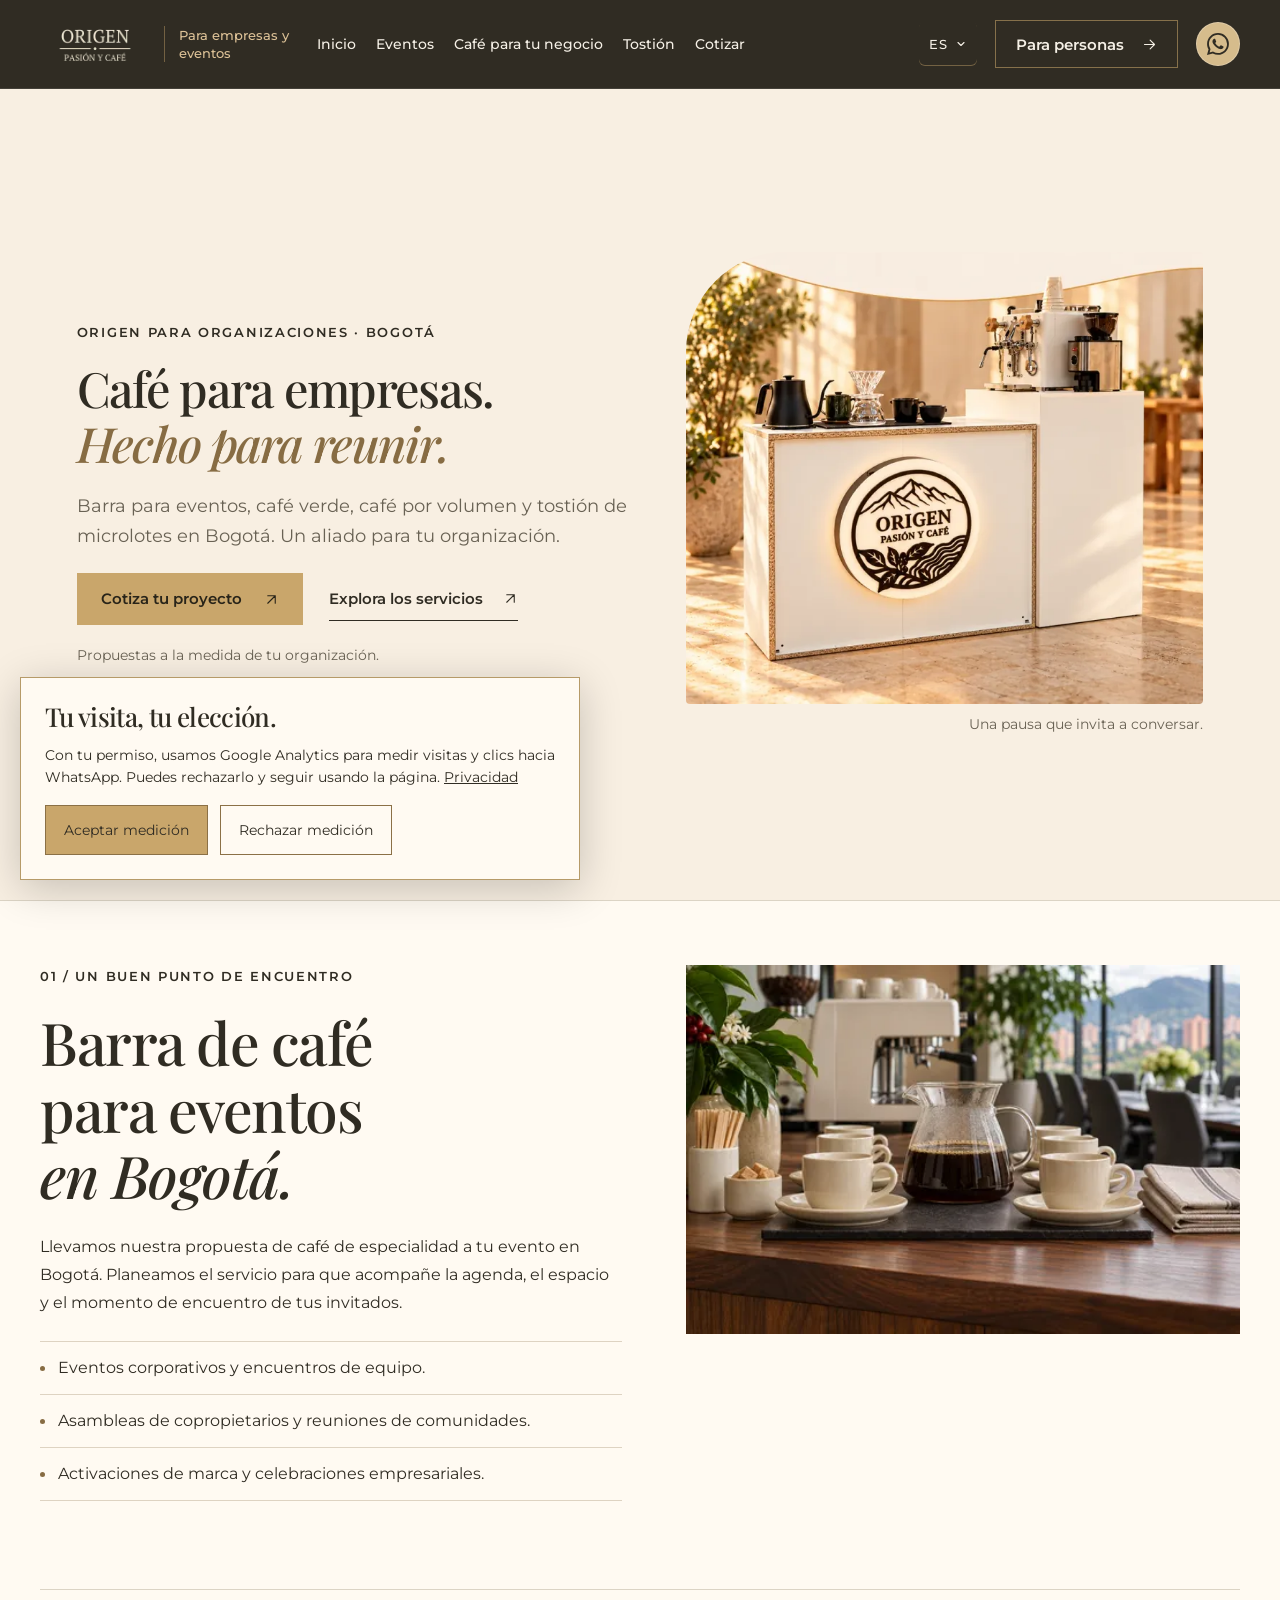
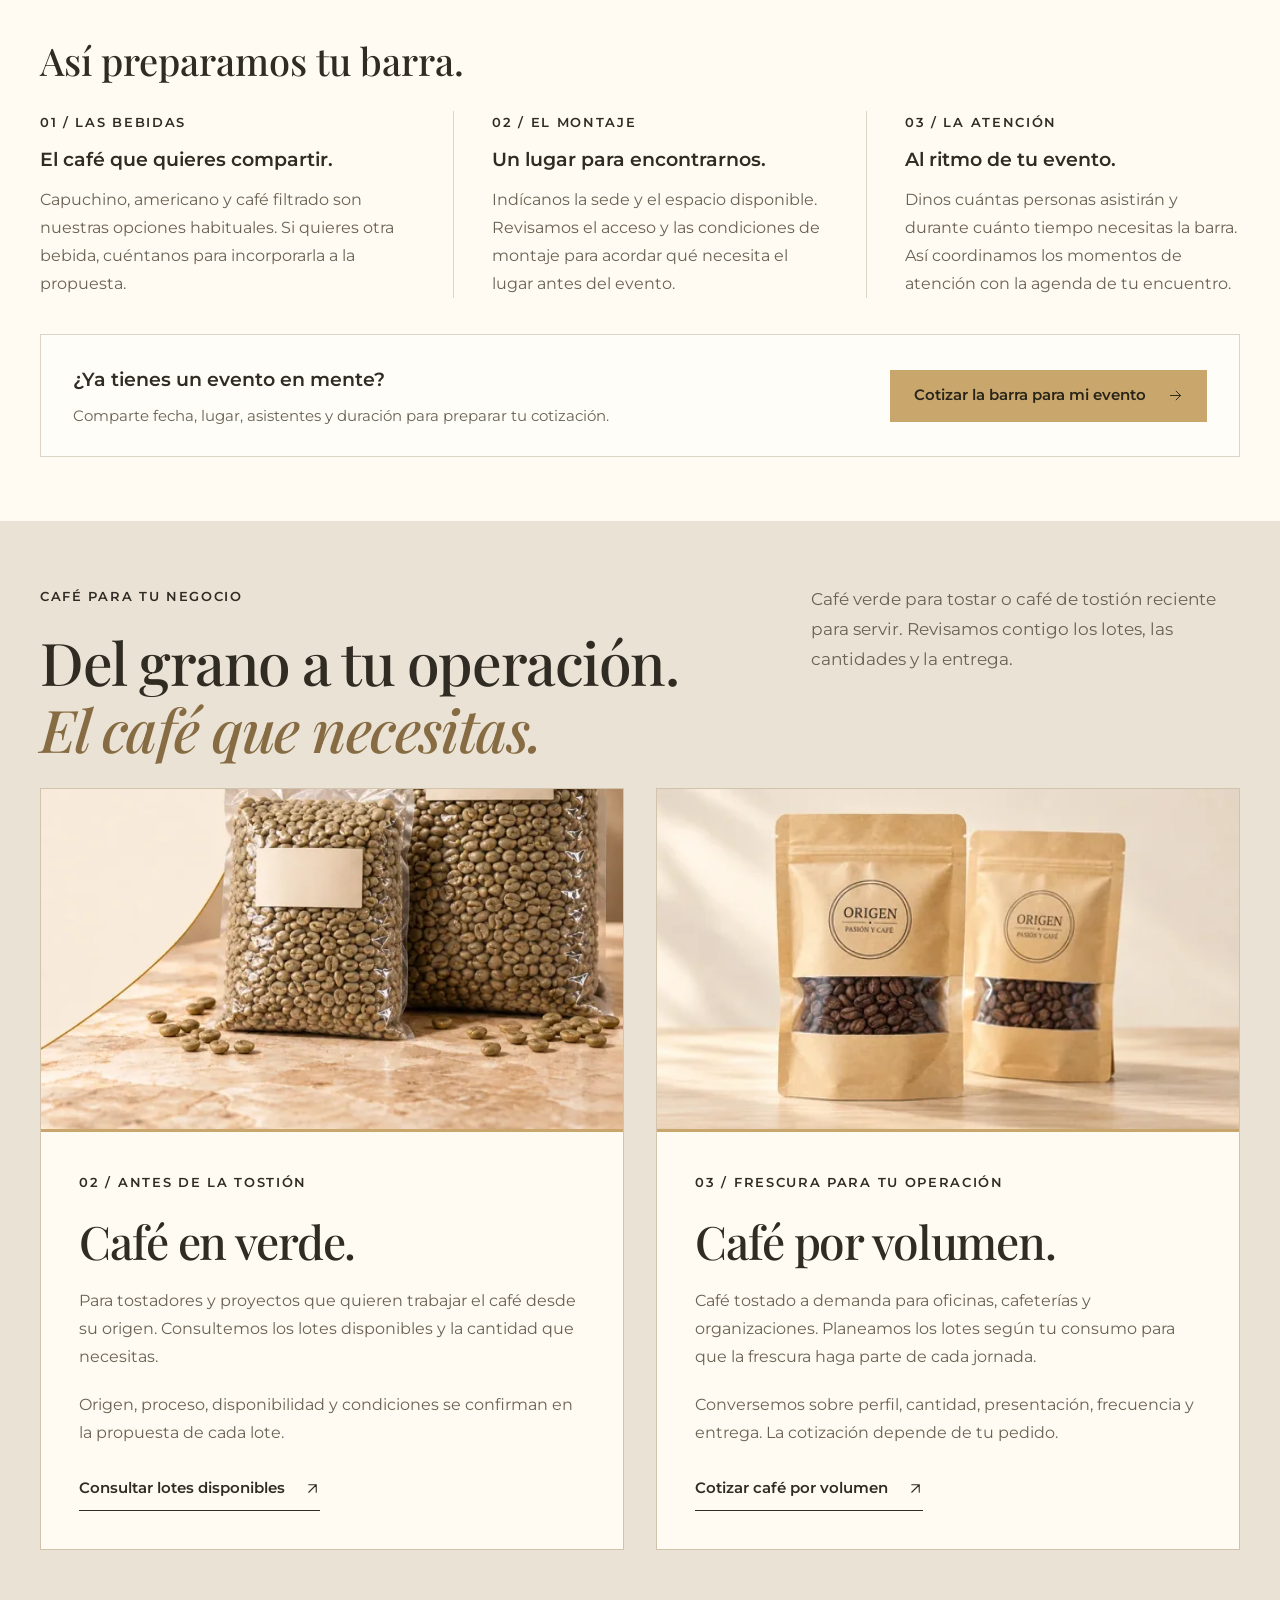
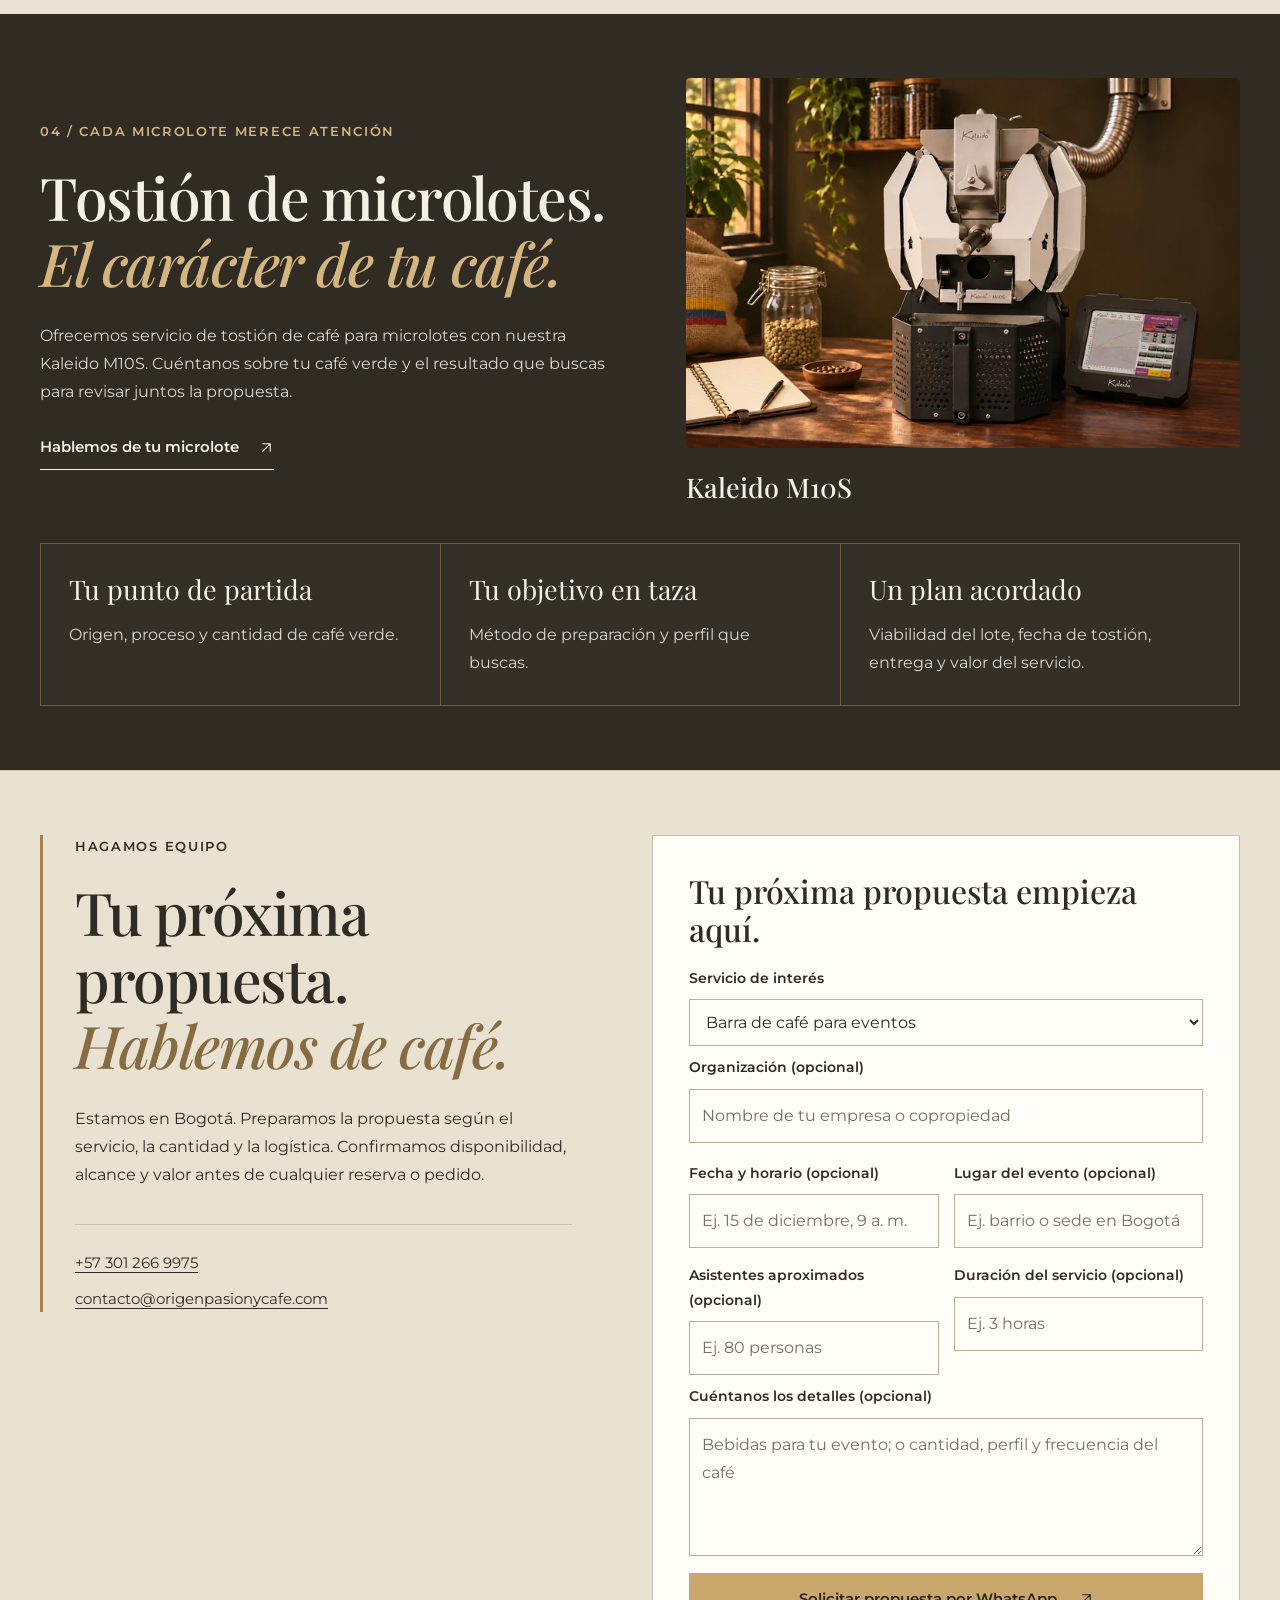
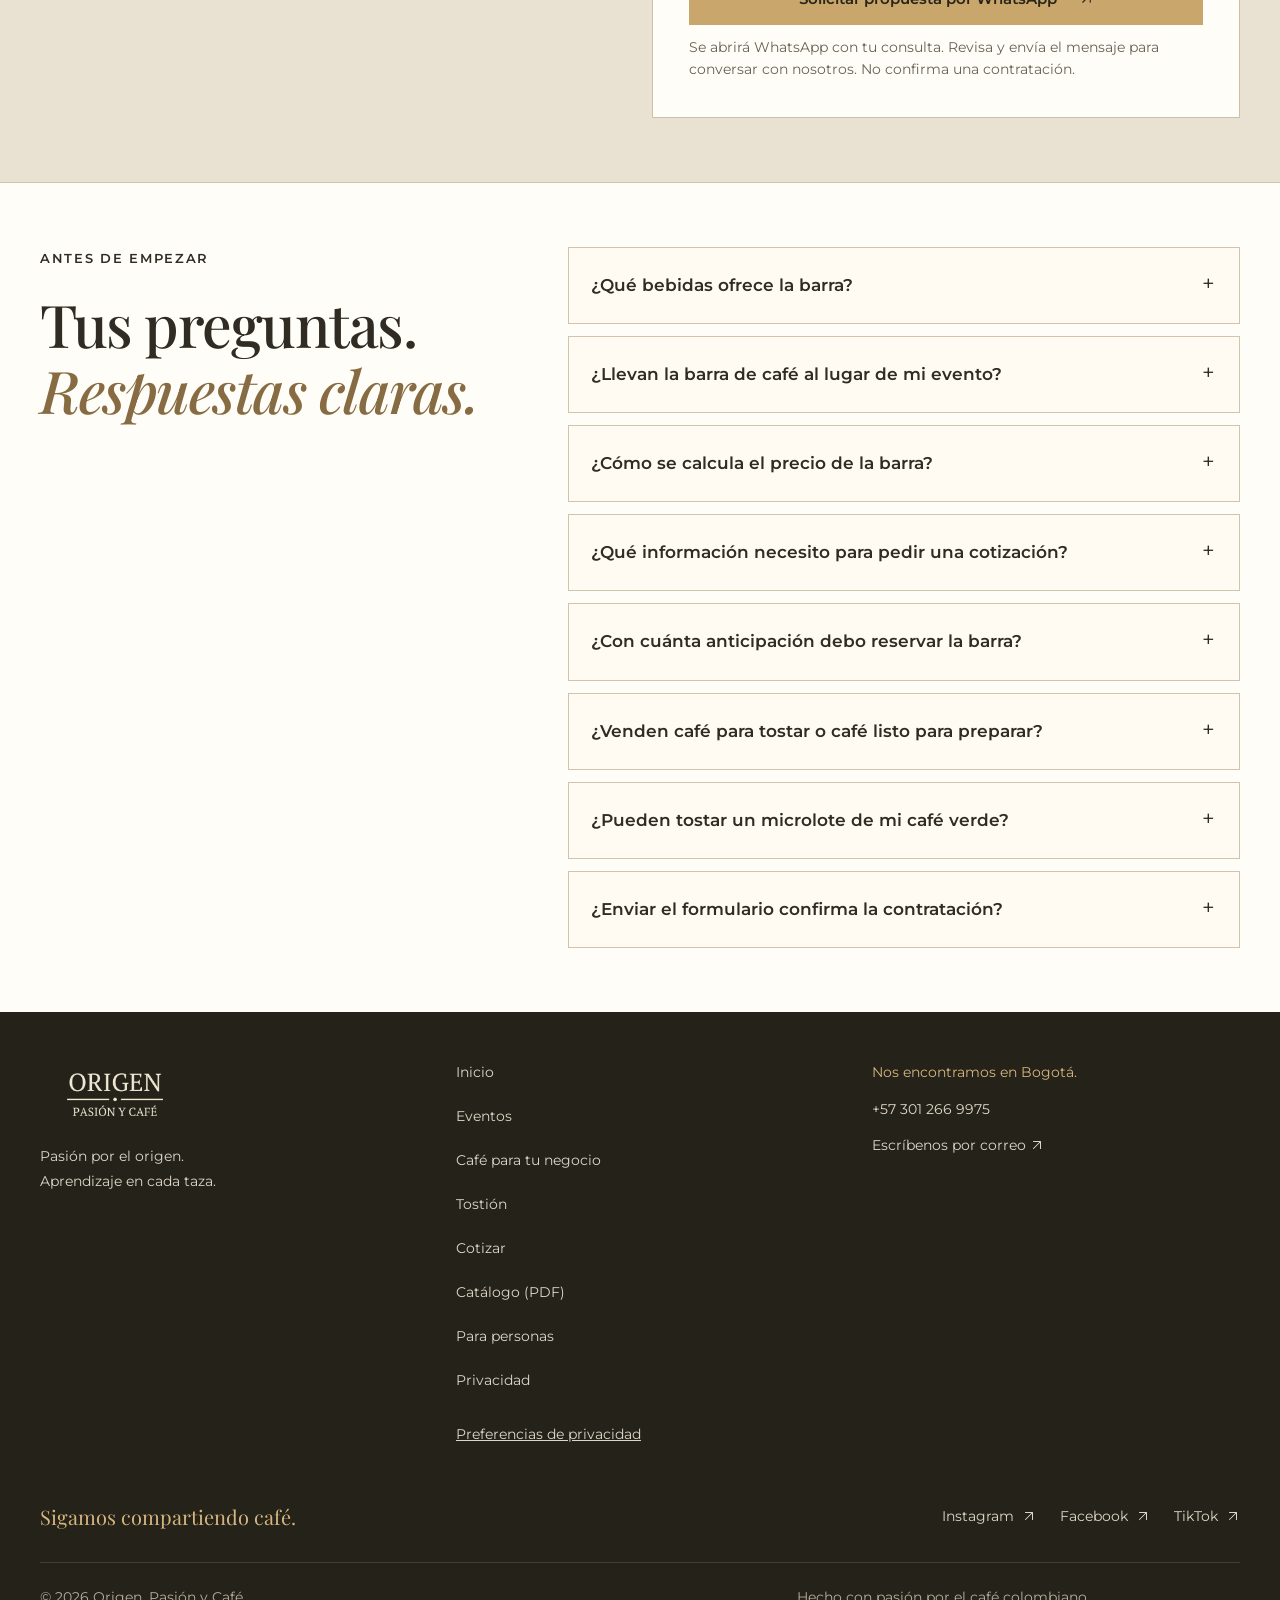
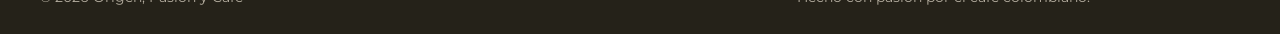
<file: empresas/index.html>
<!DOCTYPE html>
<html lang="es-CO">
<head>
  <meta charset="UTF-8">
  <meta name="viewport" content="width=device-width, initial-scale=1">
  <title>Café para empresas y eventos en Bogotá | Origen, Pasión y Café</title>
  <link rel="alternate" hreflang="es" href="https://origenpasionycafe.com/empresas/">
  <link rel="alternate" hreflang="en" href="https://origenpasionycafe.com/en/business/">
  <link rel="alternate" hreflang="x-default" href="https://origenpasionycafe.com/empresas/">
  <meta name="description" content="Soluciones de café para empresas en Bogotá: café verde, pedidos por volumen, tostión de microlotes y barra para eventos. Conversemos sobre tu proyecto.">
  <meta name="theme-color" content="#302c23">
  <meta name="robots" content="index, follow, max-image-preview:large">
  <link rel="canonical" href="https://origenpasionycafe.com/empresas/">
  <meta property="og:type" content="website">
  <meta property="og:locale" content="es_CO">
  <meta property="og:site_name" content="Origen, Pasión y Café">
  <meta property="og:title" content="Café para empresas y eventos en Bogotá | Origen, Pasión y Café">
  <meta property="og:description" content="Soluciones de café para empresas en Bogotá: café verde, pedidos por volumen, tostión de microlotes y barra para eventos. Conversemos sobre tu proyecto.">
  <meta property="og:url" content="https://origenpasionycafe.com/empresas/">
  <meta property="og:image" content="https://origenpasionycafe.com/img/social-card.png">
  <meta property="og:image:width" content="1200">
  <meta property="og:image:height" content="630">
  <meta property="og:image:alt" content="Origen, Pasión y Café — café de especialidad en Bogotá">
  <meta name="twitter:card" content="summary_large_image">
  <meta name="twitter:title" content="Café para empresas y eventos en Bogotá | Origen, Pasión y Café">
  <meta name="twitter:description" content="Soluciones de café para empresas en Bogotá: café verde, pedidos por volumen, tostión de microlotes y barra para eventos. Conversemos sobre tu proyecto.">
  <meta name="twitter:image" content="https://origenpasionycafe.com/img/social-card.png">
  <link rel="icon" type="image/png" href="/img/favicon.png">
  <link rel="preconnect" href="https://fonts.googleapis.com">
  <link rel="preconnect" href="https://fonts.gstatic.com" crossorigin>
  <link href="https://fonts.googleapis.com/css2?family=Playfair+Display:ital,wght@0,500;0,600;0,700;1,500&amp;family=Montserrat:wght@400;500;600;700&amp;display=swap" rel="stylesheet">
  <link rel="stylesheet" href="/styles.css?v=20261109-1">
  <script src="/script.js?v=20261102-6" defer></script>
  <script type="application/ld+json">
{
  "@context": "https://schema.org",
  "@graph": [
    {
      "@type": "Organization",
      "@id": "https://origenpasionycafe.com/#organization",
      "name": "Origen, Pasión y Café",
      "url": "https://origenpasionycafe.com/",
      "logo": "https://origenpasionycafe.com/img/logo.png",
      "telephone": "+573012669975",
      "email": "contacto@origenpasionycafe.com",
      "areaServed": {
        "@type": "City",
        "name": "Bogotá"
      },
      "sameAs": [
        "https://www.facebook.com/OrigenPasionyCafeCo/",
        "https://www.instagram.com/origenpasionycafe/",
        "https://www.tiktok.com/@origenpasionycafe"
      ]
    },
    {
      "@type": "WebSite",
      "@id": "https://origenpasionycafe.com/#website",
      "url": "https://origenpasionycafe.com/",
      "name": "Origen, Pasión y Café",
      "inLanguage": [
        "es-CO",
        "en"
      ],
      "publisher": {
        "@id": "https://origenpasionycafe.com/#organization"
      }
    },
    {
      "@type": "WebPage",
      "@id": "https://origenpasionycafe.com/empresas/#webpage",
      "url": "https://origenpasionycafe.com/empresas/",
      "name": "Café para empresas y eventos en Bogotá | Origen, Pasión y Café",
      "description": "Soluciones de café para empresas en Bogotá: café verde, pedidos por volumen, tostión de microlotes y barra para eventos. Conversemos sobre tu proyecto.",
      "inLanguage": "es-CO",
      "isPartOf": {
        "@id": "https://origenpasionycafe.com/#website"
      },
      "about": {
        "@id": "https://origenpasionycafe.com/#organization"
      },
      "mainEntity": {
        "@type": "ItemList",
        "itemListElement": [
          {
            "@type": "ListItem",
            "position": 1,
            "item": {
              "@type": "Service",
              "name": "Barra de café para eventos",
              "url": "https://origenpasionycafe.com/empresas/#barra",
              "provider": {
                "@id": "https://origenpasionycafe.com/#organization"
              },
              "areaServed": {
                "@type": "City",
                "name": "Bogotá"
              }
            }
          },
          {
            "@type": "ListItem",
            "position": 2,
            "item": {
              "@type": "Service",
              "name": "Café en verde",
              "url": "https://origenpasionycafe.com/empresas/#verde",
              "provider": {
                "@id": "https://origenpasionycafe.com/#organization"
              },
              "areaServed": {
                "@type": "City",
                "name": "Bogotá"
              }
            }
          },
          {
            "@type": "ListItem",
            "position": 3,
            "item": {
              "@type": "Service",
              "name": "Café tostado por volumen",
              "url": "https://origenpasionycafe.com/empresas/#volumen",
              "provider": {
                "@id": "https://origenpasionycafe.com/#organization"
              },
              "areaServed": {
                "@type": "City",
                "name": "Bogotá"
              }
            }
          },
          {
            "@type": "ListItem",
            "position": 4,
            "item": {
              "@type": "Service",
              "name": "Tostión de microlotes",
              "url": "https://origenpasionycafe.com/empresas/#tostion",
              "provider": {
                "@id": "https://origenpasionycafe.com/#organization"
              },
              "areaServed": {
                "@type": "City",
                "name": "Bogotá"
              }
            }
          }
        ]
      }
    }
  ]
}
  </script>
  <script src="/analytics.js?v=20261102-2" defer></script>
<noscript id="navigation-fallback"><style>@media(max-width:1050px){html .site-header .nav-list{display:flex!important;position:static;flex-direction:column;align-items:stretch;max-height:none}html .site-header .nav-toggle{display:none!important}.site-header .nav{width:100%}.site-header .header-inner{flex-wrap:wrap}.site-header{position:static}}</style></noscript>
</head>
<body id="top" class="business-page">
  <a class="skip-link" href="#contenido">Saltar al contenido</a>
  <header class="site-header">
    <div class="container header-inner">
      <a class="brand" href="/empresas/" aria-label="Origen, Pasión y Café — Para empresas y eventos">
        <img src="/img/logo-web-240.webp" srcset="/img/logo-web-240.webp 240w, /img/logo-web.webp 480w" sizes="(min-width: 1440px) 154px, 138px" alt="Origen, Pasión y Café" width="480" height="212" class="brand-logo"><span class="brand-division">Para empresas y eventos</span>
      </a>
      <nav class="nav" aria-label="Navegación principal">
        <button class="nav-toggle" type="button" aria-label="Abrir menú" aria-expanded="false" aria-controls="nav-list"><span></span><span></span></button>
        <ul class="nav-list" id="nav-list"><li><a href="/empresas/#top">Inicio</a></li><li><a href="/empresas/#barra">Eventos</a></li><li><a href="/empresas/#cafe-negocio">Café para tu negocio</a></li><li><a href="/empresas/#tostion">Tostión</a></li><li><a href="/empresas/#cotizar">Cotizar</a></li></ul>
      </nav>
      <nav class="language-switch" aria-label="Idioma"><details class="language-picker"><summary class="language-trigger" aria-label="Idioma actual: español. Cambiar idioma"><span>ES</span><svg viewBox="0 0 16 16" width="12" height="12" fill="none" stroke="currentColor" stroke-width="1.5" stroke-linecap="round" stroke-linejoin="round" aria-hidden="true"><path d="m4 6 4 4 4-4"/></svg></summary><div class="language-options"><a href="/empresas/" lang="es" hreflang="es" aria-current="page"><span>Español</span><svg class="language-check" viewBox="0 0 16 16" width="16" height="16" fill="none" stroke="currentColor" stroke-width="1.5" stroke-linecap="round" stroke-linejoin="round" aria-hidden="true"><path d="m3 8 3 3 7-7"/></svg></a><a href="/en/business/" lang="en" hreflang="en"><span>English</span></a></div></details></nav>
      <a class="site-gateway site-gateway-home" href="/" aria-label="Ir al sitio para personas"><span>Para personas</span><svg class="icon-arrow" viewBox="0 0 24 24" width="18" height="18" fill="none" stroke="currentColor" stroke-width="1.75" stroke-linecap="round" stroke-linejoin="round" aria-hidden="true"><path d="M4 12h16m-7-7 7 7-7 7"/></svg></a>
      <a class="wa-float" id="waFloat" href="https://wa.me/573012669975?text=Hola%2C%20quiero%20conocer%20las%20experiencias%20y%20el%20cafe%20de%20Origen%2C%20Pasion%20y%20Cafe." target="_blank" rel="noopener noreferrer" aria-label="Hablar con Origen, Pasión y Café por WhatsApp">
        <svg xmlns="http://www.w3.org/2000/svg" width="22" height="22" fill="currentColor" viewBox="0 0 16 16" aria-hidden="true"><path d="M13.601 2.326A7.85 7.85 0 0 0 7.994 0C3.627 0 .068 3.558.064 7.926c0 1.399.366 2.76 1.057 3.965L0 16l4.204-1.102a7.9 7.9 0 0 0 3.79.965h.004c4.368 0 7.926-3.558 7.93-7.93A7.9 7.9 0 0 0 13.6 2.326zM7.994 14.521a6.6 6.6 0 0 1-3.356-.92l-.24-.144-2.494.654.666-2.433-.156-.251a6.56 6.56 0 0 1-1.007-3.505c0-3.626 2.957-6.584 6.591-6.584a6.56 6.56 0 0 1 4.66 1.931 6.56 6.56 0 0 1 1.928 4.66c-.004 3.639-2.961 6.592-6.592 6.592m3.615-4.934c-.197-.099-1.17-.578-1.353-.646-.182-.065-.315-.099-.445.099-.133.197-.513.646-.627.775-.114.133-.232.148-.43.05-.197-.1-.836-.308-1.592-.985-.59-.525-.985-1.175-1.103-1.372-.114-.198-.011-.304.088-.403.087-.088.197-.232.296-.346.1-.114.133-.198.198-.33.065-.134.034-.248-.015-.347-.05-.099-.445-1.076-.612-1.47-.16-.389-.323-.335-.445-.34-.114-.007-.247-.007-.38-.007a.73.73 0 0 0-.529.247c-.182.198-.691.677-.691 1.654s.71 1.916.81 2.049c.098.133 1.394 2.132 3.383 2.992.47.205.84.326 1.129.418.475.152.904.129 1.246.08.38-.058 1.171-.48 1.338-.943.164-.464.164-.86.114-.943-.049-.084-.182-.133-.38-.232"/></svg><span>Hablemos</span>
      </a>
    </div>
  </header>
  <main id="contenido" tabindex="-1">
  <section class="business-hero" aria-labelledby="hero-title"><div class="container business-hero-grid">
    <div><p class="eyebrow">Origen para organizaciones · Bogotá</p><h1 id="hero-title">Café para empresas.<br><em>Hecho para reunir.</em></h1><p class="business-lead">Barra para eventos, café verde, café por volumen y tostión de microlotes en Bogotá. Un aliado para tu organización.</p><div class="hero-actions"><a class="btn btn-primary" href="#cotizar">Cotiza tu proyecto <svg class="icon-arrow" viewBox="0 0 24 24" width="16" height="16" fill="none" stroke="currentColor" stroke-width="1.75" stroke-linecap="round" stroke-linejoin="round" aria-hidden="true"><path d="M6 18 18 6M6 6h12v12"/></svg></a><a class="text-link" href="#servicios">Explora los servicios <svg class="icon-arrow" viewBox="0 0 24 24" width="16" height="16" fill="none" stroke="currentColor" stroke-width="1.75" stroke-linecap="round" stroke-linejoin="round" aria-hidden="true"><path d="M6 18 18 6M6 6h12v12"/></svg></a></div><p class="business-caption">Propuestas a la medida de tu organización.</p></div>
    <figure class="business-visual"><div class="business-photo-frame"><img src="/img/barra-eventos.webp" srcset="/img/barra-eventos-480.webp 480w, /img/barra-eventos-720.webp 720w, /img/barra-eventos.webp 960w" sizes="(max-width: 760px) calc(100vw - 40px), (min-width: 1440px) 660px, 45vw" width="960" height="1200" fetchpriority="high" alt="Ilustración de la barra de café de Origen para eventos"></div><figcaption>Una pausa que invita a conversar.</figcaption></figure>
  </div></section>
  <section id="barra" class="section event-unified" aria-labelledby="event-title">
    <span id="servicios" class="anchor-alias" aria-hidden="true"></span>
    <div class="container">
      <div class="event-unified-grid"><div><p class="eyebrow">01 / Un buen punto de encuentro</p><h2 id="event-title">Barra de café para eventos<br><em>en Bogotá.</em></h2><p>Llevamos nuestra propuesta de café de especialidad a tu evento en Bogotá. Planeamos el servicio para que acompañe la agenda, el espacio y el momento de encuentro de tus invitados.</p><ul class="service-list"><li>Eventos corporativos y encuentros de equipo.</li><li>Asambleas de copropietarios y reuniones de comunidades.</li><li>Activaciones de marca y celebraciones empresariales.</li></ul></div><figure class="event-service-photo"><img src="/img/eventos-editorial-960.webp" srcset="/img/eventos-editorial-480.webp 480w, /img/eventos-editorial-720.webp 720w, /img/eventos-editorial-960.webp 960w" sizes="(max-width: 760px) calc(100vw - 40px), (min-width: 1440px) 440px, 36vw" width="960" height="640" loading="lazy" decoding="async" alt="Composición de una barra con café filtrado y tazas para un encuentro"></figure></div>
      <div class="event-planning" aria-labelledby="event-planning-title">
        <h3 id="event-planning-title">Así preparamos tu barra.</h3>
        <div class="event-planning-grid"><div><p class="eyebrow">01 / Las bebidas</p><h4>El café que quieres compartir.</h4><p>Capuchino, americano y café filtrado son nuestras opciones habituales. Si quieres otra bebida, cuéntanos para incorporarla a la propuesta.</p></div><div><p class="eyebrow">02 / El montaje</p><h4>Un lugar para encontrarnos.</h4><p>Indícanos la sede y el espacio disponible. Revisamos el acceso y las condiciones de montaje para acordar qué necesita el lugar antes del evento.</p></div><div><p class="eyebrow">03 / La atención</p><h4>Al ritmo de tu evento.</h4><p>Dinos cuántas personas asistirán y durante cuánto tiempo necesitas la barra. Así coordinamos los momentos de atención con la agenda de tu encuentro.</p></div></div>
      </div>
      <div class="event-quote-action"><p>¿Ya tienes un evento en mente?<span>Comparte fecha, lugar, asistentes y duración para preparar tu cotización.</span></p><a class="btn btn-primary" href="#cotizar" data-business-preset="Barra de café para eventos">Cotizar la barra para mi evento <svg class="icon-arrow" viewBox="0 0 24 24" width="20" height="20" fill="none" stroke="currentColor" stroke-width="1.5" stroke-linecap="round" stroke-linejoin="round" aria-hidden="true"><path d="M4 12h16m-7-7 7 7-7 7"/></svg></a></div>
    </div>
  </section>
<section id="cafe-negocio" class="section business-services" aria-labelledby="supply-title"><div class="container"><div class="section-heading"><div><p class="eyebrow">Café para tu negocio</p><h2 id="supply-title">Del grano a tu operación.<br><em>El café que necesitas.</em></h2></div><p>Café verde para tostar o café de tostión reciente para servir. Revisamos contigo los lotes, las cantidades y la entrega.</p></div><div class="supply-grid">
      <article id="verde" class="supply-card"><img src="/img/cafe-verde.webp" srcset="/img/cafe-verde-480.webp 480w, /img/cafe-verde-720.webp 720w, /img/cafe-verde.webp 960w" sizes="(max-width: 760px) calc(100vw - 40px), (min-width: 1280px) 584px, 45vw" width="960" height="1200" loading="lazy" decoding="async" alt="Ilustración de café verde, sin tostar, en bolsas"><div><p class="eyebrow">02 / Antes de la tostión</p><h2>Café en verde.</h2><p>Para tostadores y proyectos que quieren trabajar el café desde su origen. Consultemos los lotes disponibles y la cantidad que necesitas.</p><p>Origen, proceso, disponibilidad y condiciones se confirman en la propuesta de cada lote.</p><a class="text-link" href="#cotizar" data-business-preset="Café en verde">Consultar lotes disponibles <svg class="icon-arrow" viewBox="0 0 24 24" width="16" height="16" fill="none" stroke="currentColor" stroke-width="1.75" stroke-linecap="round" stroke-linejoin="round" aria-hidden="true"><path d="M6 18 18 6M6 6h12v12"/></svg></a></div></article>
      <article id="volumen" class="supply-card"><img src="/img/cafe-a-demanda.webp" srcset="/img/cafe-a-demanda-600.webp 600w, /img/cafe-a-demanda.webp 1200w" sizes="(max-width: 760px) calc(100vw - 40px), (min-width: 1280px) 584px, 45vw" width="1200" height="600" loading="lazy" decoding="async" alt="Ilustración de bolsas de café de Origen"><div><p class="eyebrow">03 / Frescura para tu operación</p><h2>Café por volumen.</h2><p>Café tostado a demanda para oficinas, cafeterías y organizaciones. Planeamos los lotes según tu consumo para que la frescura haga parte de cada jornada.</p><p>Conversemos sobre perfil, cantidad, presentación, frecuencia y entrega. La cotización depende de tu pedido.</p><a class="text-link" href="#cotizar" data-business-preset="Café tostado por volumen">Cotizar café por volumen <svg class="icon-arrow" viewBox="0 0 24 24" width="16" height="16" fill="none" stroke="currentColor" stroke-width="1.75" stroke-linecap="round" stroke-linejoin="round" aria-hidden="true"><path d="M6 18 18 6M6 6h12v12"/></svg></a></div></article>
    </div></div></section>
<section id="tostion" class="section roasting-section" aria-labelledby="roasting-title"><div class="container roasting-grid"><div><p class="eyebrow">04 / Cada microlote merece atención</p><h2 id="roasting-title">Tostión de microlotes.<br><em>El carácter de tu café.</em></h2><p>Ofrecemos servicio de tostión de café para microlotes con nuestra Kaleido M10S. Cuéntanos sobre tu café verde y el resultado que buscas para revisar juntos la propuesta.</p><a class="text-link" href="#cotizar" data-business-preset="Tostión de microlotes">Hablemos de tu microlote <svg class="icon-arrow" viewBox="0 0 24 24" width="16" height="16" fill="none" stroke="currentColor" stroke-width="1.75" stroke-linecap="round" stroke-linejoin="round" aria-hidden="true"><path d="M6 18 18 6M6 6h12v12"/></svg></a></div><figure class="roaster-photo"><img src="/img/kaleido-blanca-sola.webp" srcset="/img/kaleido-blanca-sola-720.webp 720w, /img/kaleido-blanca-sola.webp 1440w" sizes="(max-width: 760px) calc(100vw - 40px), (min-width: 1280px) 584px, 45vw" width="1440" height="960" loading="lazy" decoding="async" alt="Kaleido M10S blanca en un espacio de tostión"><figcaption><strong>Kaleido M10S</strong></figcaption></figure></div><div class="container roasting-notes"><dl><div><dt>Tu punto de partida</dt><dd>Origen, proceso y cantidad de café verde.</dd></div><div><dt>Tu objetivo en taza</dt><dd>Método de preparación y perfil que buscas.</dd></div><div><dt>Un plan acordado</dt><dd>Viabilidad del lote, fecha de tostión, entrega y valor del servicio.</dd></div></dl></div></section>
  <section id="cotizar" class="section business-contact" aria-labelledby="quote-title"><div class="container reserve-grid"><div><p class="eyebrow">Hagamos equipo</p><h2 id="quote-title">Tu próxima propuesta.<br><em>Hablemos de café.</em></h2><p>Estamos en Bogotá. Preparamos la propuesta según el servicio, la cantidad y la logística. Confirmamos disponibilidad, alcance y valor antes de cualquier reserva o pedido.</p><a class="form-shortcut" href="#business-form">Ir al formulario <svg class="icon-arrow" viewBox="0 0 24 24" width="20" height="20" fill="none" stroke="currentColor" stroke-width="1.5" stroke-linecap="round" stroke-linejoin="round" aria-hidden="true"><path d="M4 12h16m-7-7 7 7-7 7"/></svg></a><div class="contact-details"><a href="tel:+573012669975">+57 301 266 9975</a><a href="mailto:contacto@origenpasionycafe.com">contacto@origenpasionycafe.com</a></div></div>
    <form id="business-form" class="reserve-box form"><h3>Tu próxima propuesta empieza aquí.</h3><label for="business-service">Servicio de interés</label><select id="business-service" name="service"><option>Barra de café para eventos</option><option>Café en verde</option><option>Café tostado por volumen</option><option>Tostión de microlotes</option></select><label for="business-organization">Organización (opcional)</label><input id="business-organization" name="organization" autocomplete="organization" maxlength="120" placeholder="Nombre de tu empresa o copropiedad"><div id="event-fields" class="form-row event-fields"><div class="form-field"><label for="event-date">Fecha y horario (opcional)</label><input id="event-date" name="event-date" type="text" maxlength="120" placeholder="Ej. 15 de diciembre, 9 a. m."></div><div class="form-field"><label for="event-place">Lugar del evento (opcional)</label><input id="event-place" name="event-place" type="text" maxlength="120" placeholder="Ej. barrio o sede en Bogotá"></div><div class="form-field"><label for="event-guests">Asistentes aproximados (opcional)</label><input id="event-guests" name="event-guests" type="text" maxlength="120" placeholder="Ej. 80 personas"></div><div class="form-field"><label for="event-duration">Duración del servicio (opcional)</label><input id="event-duration" name="event-duration" type="text" maxlength="120" placeholder="Ej. 3 horas"></div></div><label for="business-details">Cuéntanos los detalles (opcional)</label><textarea id="business-details" name="details" rows="4" maxlength="1500" placeholder="Bebidas para tu evento; o cantidad, perfil y frecuencia del café"></textarea><a id="business-whatsapp" class="btn btn-primary" href="https://wa.me/573012669975?text=Hola%2C%20me%20gustar%C3%ADa%20una%20propuesta%20de%20caf%C3%A9%20para%20mi%20organizaci%C3%B3n." target="_blank" rel="noopener noreferrer">Solicitar propuesta por WhatsApp <svg class="icon-arrow" viewBox="0 0 24 24" width="16" height="16" fill="none" stroke="currentColor" stroke-width="1.75" stroke-linecap="round" stroke-linejoin="round" aria-hidden="true"><path d="M6 18 18 6M6 6h12v12"/></svg></a><p class="form-note">Se abrirá WhatsApp con tu consulta. Revisa y envía el mensaje para conversar con nosotros. No confirma una contratación.</p><noscript><p class="form-note">Escribe los detalles directamente en WhatsApp al abrir el enlace.</p></noscript></form>
  </div></section>
  <section class="section faq" id="preguntas" aria-labelledby="faq-title"><div class="container faq-grid"><div><p class="eyebrow">Antes de empezar</p><h2 id="faq-title">Tus preguntas.<br><em>Respuestas claras.</em></h2></div><div class="faq-list">
    <details name="faq"><summary>¿Qué bebidas ofrece la barra?</summary><p>Habitualmente servimos capuchino, americano y café filtrado. También podemos agregar otras bebidas según lo que necesite tu evento; indícanos cuáles para definir el menú y su valor en la cotización.</p></details>
    <details name="faq"><summary>¿Llevan la barra de café al lugar de mi evento?</summary><p>Sí. Llevamos y atendemos la barra en sedes de clientes y eventos en Bogotá, incluidas asambleas de copropietarios, encuentros corporativos y celebraciones empresariales. Indícanos el lugar para revisar el acceso y el espacio de montaje.</p></details>
    <details name="faq"><summary>¿Cómo se calcula el precio de la barra?</summary><p>La cotización se calcula para tu evento según el número de asistentes, las horas de atención, las bebidas elegidas y la logística del lugar. Con esos datos te presentamos el alcance del servicio y su valor total para que puedas decidir antes de contratar.</p></details>
    <details name="faq"><summary>¿Qué información necesito para pedir una cotización?</summary><p>Para una barra, comparte fecha y horario, lugar, asistentes aproximados y duración del servicio. Si tienes preferencias de bebidas, añádelas en los detalles. Puedes empezar con datos tentativos y completar lo que falte durante la conversación.</p></details>
    <details name="faq"><summary>¿Con cuánta anticipación debo reservar la barra?</summary><p>Reserva con al menos 5 días de anticipación. Comparte la fecha y el horario para que podamos comprobar disponibilidad y organizar el servicio. Si aún estás planeando el evento, puedes consultar con una fecha tentativa.</p></details>
    <details name="faq"><summary>¿Venden café para tostar o café listo para preparar?</summary><p>Ofrecemos ambos: café verde, sin tostar, para tostadores y proyectos propios; y café tostado por volumen para oficinas, cafeterías y organizaciones. Indícanos cuál necesitas, la cantidad y si buscas una compra puntual o un suministro frecuente.</p></details>
    <details name="faq"><summary>¿Pueden tostar un microlote de mi café verde?</summary><p>Sí. Tostamos tu café verde con nuestra Kaleido M10S, con un mínimo de 1 kg por servicio. Cuéntanos el origen, proceso y cantidad del lote, además del método de preparación o perfil que buscas. Antes de recibirlo acordamos la fecha de tostión, la entrega y el valor.</p></details>
    <details name="faq"><summary>¿Enviar el formulario confirma la contratación?</summary><p>No. El formulario prepara una consulta que se abre en WhatsApp; tú revisas y envías el mensaje. Después confirmamos contigo disponibilidad, alcance y valor. La consulta por sí sola no reserva una fecha ni confirma un pedido.</p></details>
  </div></div></section>
</main>
  <footer class="site-footer">
    <div class="container footer-main"><div><a href="/empresas/#top" aria-label="Origen, Pasión y Café — Ir al inicio"><img src="/img/logo-web-240.webp" srcset="/img/logo-web-240.webp 240w, /img/logo-web.webp 480w" sizes="(min-width: 1440px) 154px, 138px" width="480" height="212" loading="lazy" alt="Origen, Pasión y Café" class="footer-logo"></a><p>Pasión por el origen.<br>Aprendizaje en cada taza.</p></div><nav aria-label="Navegación al pie"><a href="/empresas/#top">Inicio</a><a href="/empresas/#barra">Eventos</a><a href="/empresas/#cafe-negocio">Café para tu negocio</a><a href="/empresas/#tostion">Tostión</a><a href="/empresas/#cotizar">Cotizar</a><a href="/catalogo.pdf" type="application/pdf" target="_blank" rel="noopener noreferrer" aria-label="Ver catálogo en PDF (se abre en otra pestaña)">Catálogo (PDF)</a><a href="/">Para personas</a><a href="/privacidad/">Privacidad</a><button class="privacy-settings" type="button" data-privacy-settings>Preferencias de privacidad</button></nav><div class="footer-contact"><span>Nos encontramos en Bogotá.</span><a href="tel:+573012669975">+57 301 266 9975</a><a href="mailto:contacto@origenpasionycafe.com">Escríbenos por correo <span aria-hidden="true"><svg class="icon-arrow" viewBox="0 0 24 24" width="16" height="16" fill="none" stroke="currentColor" stroke-width="1.75" stroke-linecap="round" stroke-linejoin="round" aria-hidden="true" focusable="false"><path d="M6 18 18 6M6 6h12v12"/></svg></span></a></div></div>
    <div class="container footer-social">
      <p>Sigamos compartiendo café.</p>
      <nav aria-label="Redes sociales">
        <a href="https://www.instagram.com/origenpasionycafe/" target="_blank" rel="noopener noreferrer">Instagram <span aria-hidden="true"><svg class="icon-arrow" viewBox="0 0 24 24" width="16" height="16" fill="none" stroke="currentColor" stroke-width="1.75" stroke-linecap="round" stroke-linejoin="round" aria-hidden="true" focusable="false"><path d="M6 18 18 6M6 6h12v12"/></svg></span></a>
        <a href="https://www.facebook.com/OrigenPasionyCafeCo/" target="_blank" rel="noopener noreferrer">Facebook <span aria-hidden="true"><svg class="icon-arrow" viewBox="0 0 24 24" width="16" height="16" fill="none" stroke="currentColor" stroke-width="1.75" stroke-linecap="round" stroke-linejoin="round" aria-hidden="true" focusable="false"><path d="M6 18 18 6M6 6h12v12"/></svg></span></a>
        <a href="https://www.tiktok.com/@origenpasionycafe" target="_blank" rel="noopener noreferrer">TikTok <span aria-hidden="true"><svg class="icon-arrow" viewBox="0 0 24 24" width="16" height="16" fill="none" stroke="currentColor" stroke-width="1.75" stroke-linecap="round" stroke-linejoin="round" aria-hidden="true" focusable="false"><path d="M6 18 18 6M6 6h12v12"/></svg></span></a>
      </nav>
    </div>
    <div class="container footer-bottom"><span>© 2026 Origen, Pasión y Café</span><span>Hecho con pasión por el café colombiano.</span></div>
  </footer>
<section id="privacy-panel" class="privacy-panel" aria-labelledby="privacy-title" hidden><h2 id="privacy-title">Tu visita, tu elección.</h2><p>Con tu permiso, usamos Google Analytics para medir visitas y clics hacia WhatsApp. Puedes rechazarlo y seguir usando la página. <a href="/privacidad/">Privacidad</a></p><div class="privacy-actions"><button type="button" data-privacy-choice="accepted">Aceptar medición</button><button type="button" data-privacy-choice="rejected">Rechazar medición</button></div></section></body>
</html>
</file>
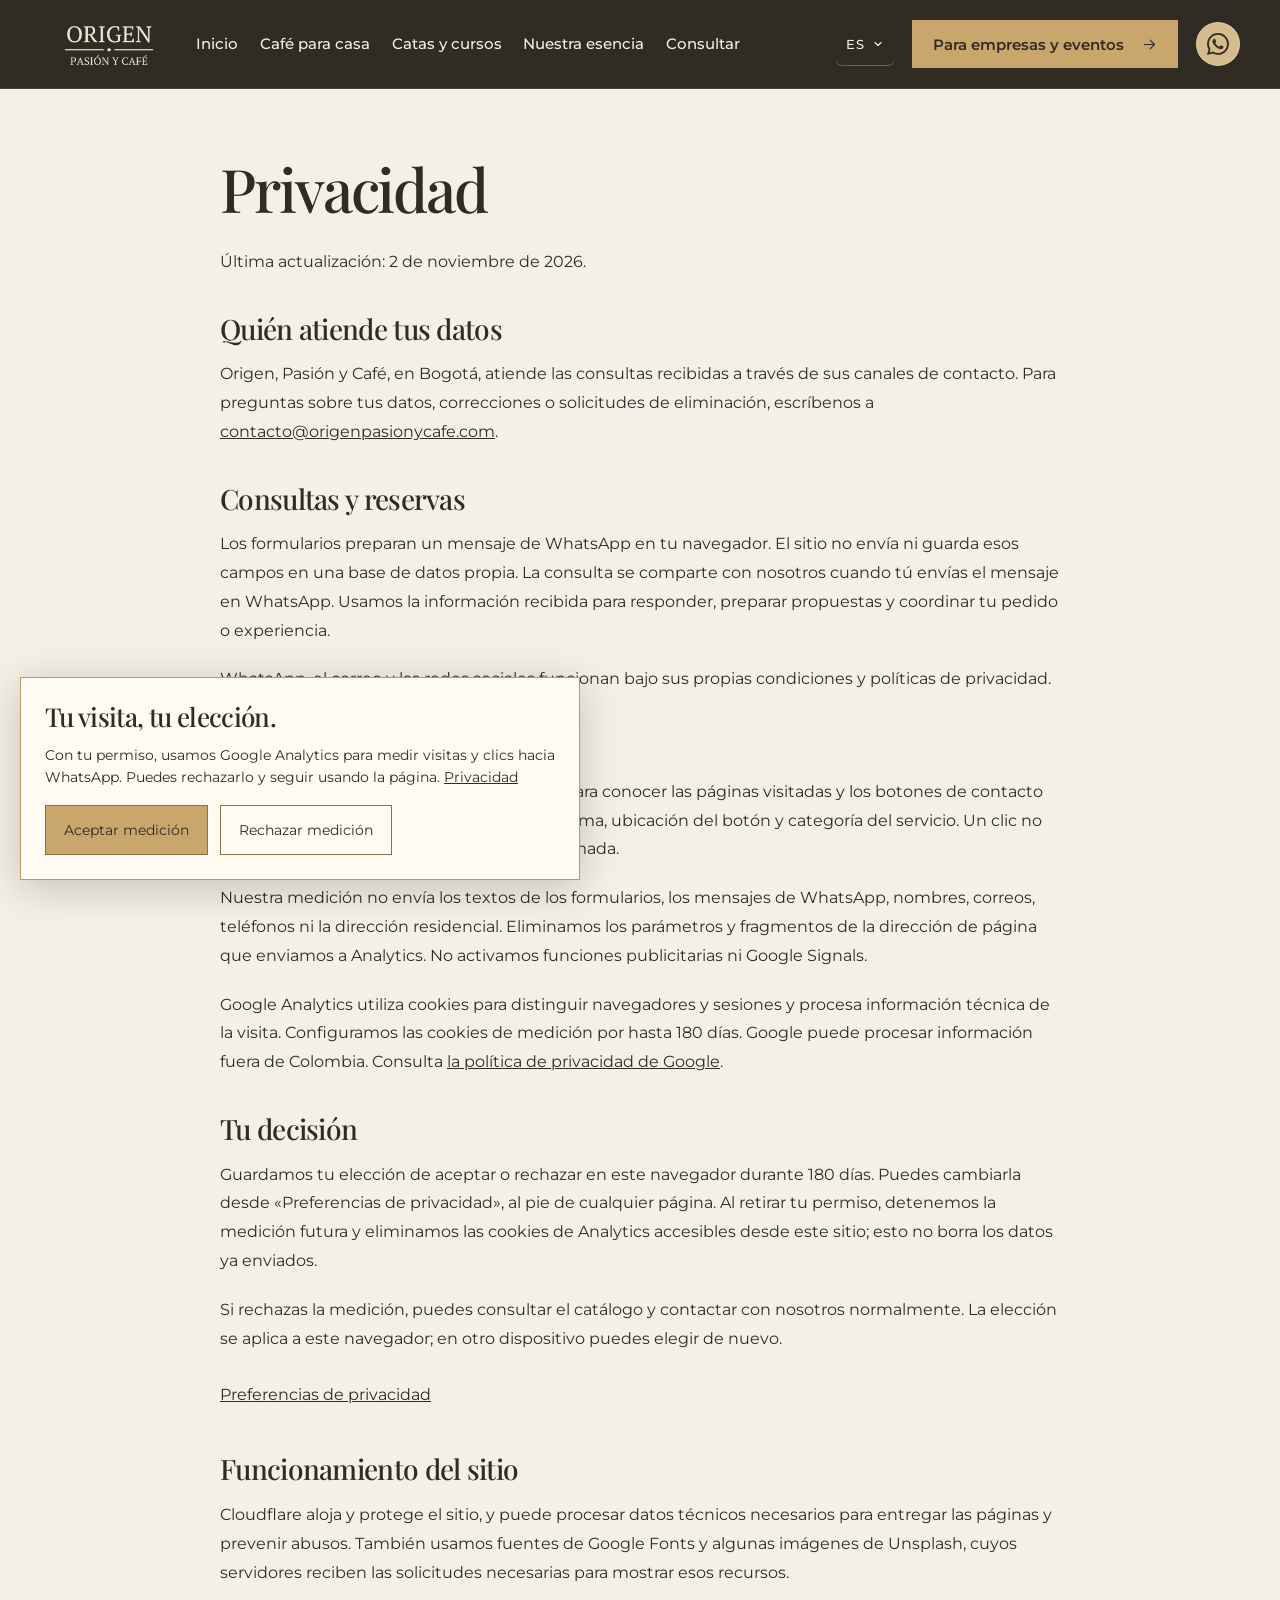
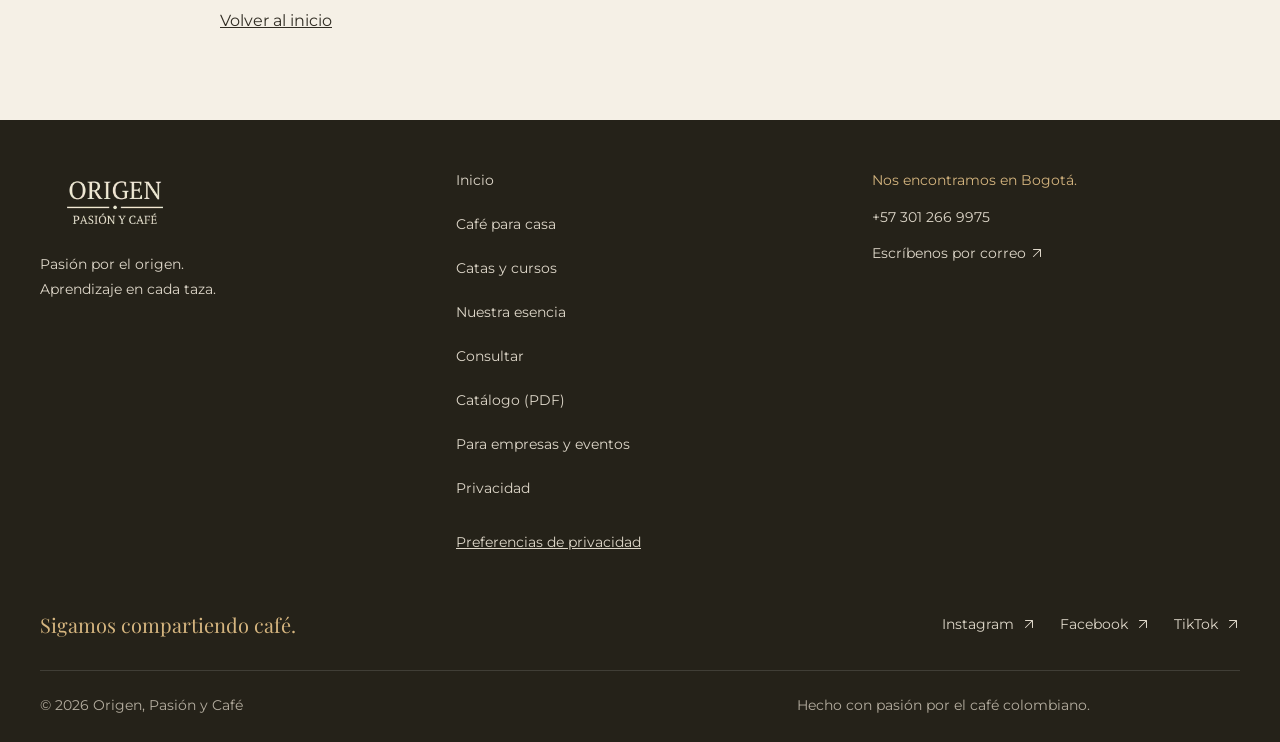
<file: privacidad/index.html>
<!DOCTYPE html>
<html lang="es-CO">
<head>
  <meta charset="UTF-8">
  <meta name="viewport" content="width=device-width, initial-scale=1">
  <title>Privacidad | Origen, Pasión y Café</title>
  <link rel="alternate" hreflang="es" href="https://origenpasionycafe.com/privacidad/">
  <link rel="alternate" hreflang="en" href="https://origenpasionycafe.com/en/privacy/">
  <link rel="alternate" hreflang="x-default" href="https://origenpasionycafe.com/privacidad/">
  <meta name="description" content="Cómo usamos los datos de contacto y la medición opcional del sitio de Origen, Pasión y Café.">
  <meta name="theme-color" content="#302c23">
  <meta name="robots" content="noindex, follow">
  <link rel="canonical" href="https://origenpasionycafe.com/privacidad/">
  <meta property="og:type" content="website">
  <meta property="og:locale" content="es_CO">
  <meta property="og:site_name" content="Origen, Pasión y Café">
  <meta property="og:title" content="Privacidad | Origen, Pasión y Café">
  <meta property="og:description" content="Cómo usamos los datos de contacto y la medición opcional del sitio de Origen, Pasión y Café.">
  <meta property="og:url" content="https://origenpasionycafe.com/privacidad/">
  <meta property="og:image" content="https://origenpasionycafe.com/img/social-card.png">
  <meta property="og:image:width" content="1200">
  <meta property="og:image:height" content="630">
  <meta property="og:image:alt" content="Origen, Pasión y Café — café de especialidad en Bogotá">
  <meta name="twitter:card" content="summary_large_image">
  <meta name="twitter:title" content="Privacidad | Origen, Pasión y Café">
  <meta name="twitter:description" content="Cómo usamos los datos de contacto y la medición opcional del sitio de Origen, Pasión y Café.">
  <meta name="twitter:image" content="https://origenpasionycafe.com/img/social-card.png">
  <link rel="icon" type="image/png" href="/img/favicon.png">
  <link rel="preconnect" href="https://fonts.googleapis.com">
  <link rel="preconnect" href="https://fonts.gstatic.com" crossorigin>
  <link rel="preconnect" href="https://images.unsplash.com">
  <link href="https://fonts.googleapis.com/css2?family=Playfair+Display:ital,wght@0,500;0,600;0,700;1,500&amp;family=Montserrat:wght@400;500;600;700&amp;display=swap" rel="stylesheet">
  <link rel="stylesheet" href="/styles.css?v=20261109-1">
  <script src="/script.js?v=20261102-6" defer></script>
  <script type="application/ld+json">
{
  "@context": "https://schema.org",
  "@graph": [
    {
      "@type": "Organization",
      "@id": "https://origenpasionycafe.com/#organization",
      "name": "Origen, Pasión y Café",
      "url": "https://origenpasionycafe.com/",
      "logo": "https://origenpasionycafe.com/img/logo.png",
      "telephone": "+573012669975",
      "email": "contacto@origenpasionycafe.com",
      "areaServed": {
        "@type": "City",
        "name": "Bogotá"
      },
      "sameAs": [
        "https://www.facebook.com/OrigenPasionyCafeCo/",
        "https://www.instagram.com/origenpasionycafe/",
        "https://www.tiktok.com/@origenpasionycafe"
      ]
    },
    {
      "@type": "WebSite",
      "@id": "https://origenpasionycafe.com/#website",
      "url": "https://origenpasionycafe.com/",
      "name": "Origen, Pasión y Café",
      "inLanguage": [
        "es-CO",
        "en"
      ],
      "publisher": {
        "@id": "https://origenpasionycafe.com/#organization"
      }
    },
    {
      "@type": "WebPage",
      "@id": "https://origenpasionycafe.com/privacidad/#webpage",
      "url": "https://origenpasionycafe.com/privacidad/",
      "name": "Privacidad | Origen, Pasión y Café",
      "description": "Cómo usamos los datos de contacto y la medición opcional del sitio de Origen, Pasión y Café.",
      "inLanguage": "es-CO",
      "isPartOf": {
        "@id": "https://origenpasionycafe.com/#website"
      },
      "about": {
        "@id": "https://origenpasionycafe.com/#organization"
      }
    }
  ]
}
  </script>
  <script src="/analytics.js?v=20261102-2" defer></script>
<noscript id="navigation-fallback"><style>@media(max-width:1050px){html .site-header .nav-list{display:flex!important;position:static;flex-direction:column;align-items:stretch;max-height:none}html .site-header .nav-toggle{display:none!important}.site-header .nav{width:100%}.site-header .header-inner{flex-wrap:wrap}.site-header{position:static}}</style></noscript>
</head>
<body><a class="skip-link" href="#contenido">Saltar al contenido</a><header class="site-header">
    <div class="container header-inner">
      <a class="brand" href="/#top" aria-label="Origen, Pasión y Café — Ir al inicio">
        <img src="/img/logo-web-240.webp" srcset="/img/logo-web-240.webp 240w, /img/logo-web.webp 480w" sizes="(min-width: 1440px) 154px, 138px" alt="Origen, Pasión y Café" width="480" height="212" class="brand-logo">
      </a>
      <nav class="nav" aria-label="Navegación principal">
        <button class="nav-toggle" type="button" aria-label="Abrir menú" aria-expanded="false" aria-controls="nav-list"><span></span><span></span></button>
        <ul class="nav-list" id="nav-list"><li><a href="/#top">Inicio</a></li><li><a href="/#tienda">Café para casa</a></li><li><a href="/#experiencias">Catas y cursos</a></li><li><a href="/#nosotros">Nuestra esencia</a></li><li><a href="/#reservar">Consultar</a></li></ul>
      </nav>
      <nav class="language-switch" aria-label="Idioma"><details class="language-picker"><summary class="language-trigger" aria-label="Idioma actual: español. Cambiar idioma"><span>ES</span><svg viewBox="0 0 16 16" width="12" height="12" fill="none" stroke="currentColor" stroke-width="1.5" stroke-linecap="round" stroke-linejoin="round" aria-hidden="true"><path d="m4 6 4 4 4-4"/></svg></summary><div class="language-options"><a href="/privacidad/" lang="es" hreflang="es" aria-current="page"><span>Español</span><svg class="language-check" viewBox="0 0 16 16" width="16" height="16" fill="none" stroke="currentColor" stroke-width="1.5" stroke-linecap="round" stroke-linejoin="round" aria-hidden="true"><path d="m3 8 3 3 7-7"/></svg></a><a href="/en/privacy/" lang="en" hreflang="en"><span>English</span></a></div></details></nav>
      <a class="site-gateway" href="/empresas/" aria-label="Ir al sitio para empresas y eventos"><span>Para empresas y eventos</span><svg class="icon-arrow" viewBox="0 0 24 24" width="18" height="18" fill="none" stroke="currentColor" stroke-width="1.75" stroke-linecap="round" stroke-linejoin="round" aria-hidden="true"><path d="M4 12h16m-7-7 7 7-7 7"/></svg></a>
      <a class="wa-float" id="waFloat" href="https://wa.me/573012669975?text=Hola%2C%20quiero%20conocer%20las%20experiencias%20y%20el%20cafe%20de%20Origen%2C%20Pasion%20y%20Cafe." target="_blank" rel="noopener noreferrer" aria-label="Hablar con Origen, Pasión y Café por WhatsApp">
        <svg xmlns="http://www.w3.org/2000/svg" width="22" height="22" fill="currentColor" viewBox="0 0 16 16" aria-hidden="true"><path d="M13.601 2.326A7.85 7.85 0 0 0 7.994 0C3.627 0 .068 3.558.064 7.926c0 1.399.366 2.76 1.057 3.965L0 16l4.204-1.102a7.9 7.9 0 0 0 3.79.965h.004c4.368 0 7.926-3.558 7.93-7.93A7.9 7.9 0 0 0 13.6 2.326zM7.994 14.521a6.6 6.6 0 0 1-3.356-.92l-.24-.144-2.494.654.666-2.433-.156-.251a6.56 6.56 0 0 1-1.007-3.505c0-3.626 2.957-6.584 6.591-6.584a6.56 6.56 0 0 1 4.66 1.931 6.56 6.56 0 0 1 1.928 4.66c-.004 3.639-2.961 6.592-6.592 6.592m3.615-4.934c-.197-.099-1.17-.578-1.353-.646-.182-.065-.315-.099-.445.099-.133.197-.513.646-.627.775-.114.133-.232.148-.43.05-.197-.1-.836-.308-1.592-.985-.59-.525-.985-1.175-1.103-1.372-.114-.198-.011-.304.088-.403.087-.088.197-.232.296-.346.1-.114.133-.198.198-.33.065-.134.034-.248-.015-.347-.05-.099-.445-1.076-.612-1.47-.16-.389-.323-.335-.445-.34-.114-.007-.247-.007-.38-.007a.73.73 0 0 0-.529.247c-.182.198-.691.677-.691 1.654s.71 1.916.81 2.049c.098.133 1.394 2.132 3.383 2.992.47.205.84.326 1.129.418.475.152.904.129 1.246.08.38-.058 1.171-.48 1.338-.943.164-.464.164-.86.114-.943-.049-.084-.182-.133-.38-.232"/></svg><span>Hablemos</span>
      </a>
    </div>
  </header><main id="contenido" class="container privacy-copy"><h1>Privacidad</h1><p>Última actualización: 2 de noviembre de 2026.</p><h2>Quién atiende tus datos</h2><p>Origen, Pasión y Café, en Bogotá, atiende las consultas recibidas a través de sus canales de contacto. Para preguntas sobre tus datos, correcciones o solicitudes de eliminación, escríbenos a <a href="mailto:contacto@origenpasionycafe.com">contacto@origenpasionycafe.com</a>.</p><h2>Consultas y reservas</h2><p>Los formularios preparan un mensaje de WhatsApp en tu navegador. El sitio no envía ni guarda esos campos en una base de datos propia. La consulta se comparte con nosotros cuando tú envías el mensaje en WhatsApp. Usamos la información recibida para responder, preparar propuestas y coordinar tu pedido o experiencia.</p><p>WhatsApp, el correo y las redes sociales funcionan bajo sus propias condiciones y políticas de privacidad.</p><h2>Medición opcional</h2><p>Solo si aceptas, cargamos Google Analytics para conocer las páginas visitadas y los botones de contacto utilizados. Registramos el tipo de página, idioma, ubicación del botón y categoría del servicio. Un clic no se considera una venta ni una reserva confirmada.</p><p>Nuestra medición no envía los textos de los formularios, los mensajes de WhatsApp, nombres, correos, teléfonos ni la dirección residencial. Eliminamos los parámetros y fragmentos de la dirección de página que enviamos a Analytics. No activamos funciones publicitarias ni Google Signals.</p><p>Google Analytics utiliza cookies para distinguir navegadores y sesiones y procesa información técnica de la visita. Configuramos las cookies de medición por hasta 180 días. Google puede procesar información fuera de Colombia. Consulta <a href="https://policies.google.com/privacy">la política de privacidad de Google</a>.</p><h2>Tu decisión</h2><p>Guardamos tu elección de aceptar o rechazar en este navegador durante 180 días. Puedes cambiarla desde «Preferencias de privacidad», al pie de cualquier página. Al retirar tu permiso, detenemos la medición futura y eliminamos las cookies de Analytics accesibles desde este sitio; esto no borra los datos ya enviados.</p><p>Si rechazas la medición, puedes consultar el catálogo y contactar con nosotros normalmente. La elección se aplica a este navegador; en otro dispositivo puedes elegir de nuevo.</p><button class="privacy-settings" type="button" data-privacy-settings>Preferencias de privacidad</button><h2>Funcionamiento del sitio</h2><p>Cloudflare aloja y protege el sitio, y puede procesar datos técnicos necesarios para entregar las páginas y prevenir abusos. También usamos fuentes de Google Fonts y algunas imágenes de Unsplash, cuyos servidores reciben las solicitudes necesarias para mostrar esos recursos.</p><p><a href="/">Volver al inicio</a></p></main><footer class="site-footer">
    <div class="container footer-main"><div><a href="/#top" aria-label="Origen, Pasión y Café — Volver al inicio"><img src="/img/logo-web-240.webp" srcset="/img/logo-web-240.webp 240w, /img/logo-web.webp 480w" sizes="(min-width: 1440px) 154px, 138px" width="480" height="212" loading="lazy" alt="Origen, Pasión y Café" class="footer-logo"></a><p>Pasión por el origen.<br>Aprendizaje en cada taza.</p></div><nav aria-label="Navegación al pie"><a href="/#top">Inicio</a><a href="/#tienda">Café para casa</a><a href="/#experiencias">Catas y cursos</a><a href="/#nosotros">Nuestra esencia</a><a href="/#reservar">Consultar</a><a href="/catalogo.pdf" type="application/pdf" target="_blank" rel="noopener noreferrer" aria-label="Ver catálogo en PDF (se abre en otra pestaña)">Catálogo (PDF)</a><a href="/empresas/">Para empresas y eventos</a><a href="/privacidad/">Privacidad</a><button class="privacy-settings" type="button" data-privacy-settings>Preferencias de privacidad</button></nav><div class="footer-contact"><span>Nos encontramos en Bogotá.</span><a href="tel:+573012669975">+57 301 266 9975</a><a href="mailto:contacto@origenpasionycafe.com">Escríbenos por correo <span aria-hidden="true"><svg class="icon-arrow" viewBox="0 0 24 24" width="16" height="16" fill="none" stroke="currentColor" stroke-width="1.75" stroke-linecap="round" stroke-linejoin="round" aria-hidden="true" focusable="false"><path d="M6 18 18 6M6 6h12v12"/></svg></span></a></div></div>
    <div class="container footer-social">
      <p>Sigamos compartiendo café.</p>
      <nav aria-label="Redes sociales">
        <a href="https://www.instagram.com/origenpasionycafe/" target="_blank" rel="noopener noreferrer">Instagram <span aria-hidden="true"><svg class="icon-arrow" viewBox="0 0 24 24" width="16" height="16" fill="none" stroke="currentColor" stroke-width="1.75" stroke-linecap="round" stroke-linejoin="round" aria-hidden="true" focusable="false"><path d="M6 18 18 6M6 6h12v12"/></svg></span></a>
        <a href="https://www.facebook.com/OrigenPasionyCafeCo/" target="_blank" rel="noopener noreferrer">Facebook <span aria-hidden="true"><svg class="icon-arrow" viewBox="0 0 24 24" width="16" height="16" fill="none" stroke="currentColor" stroke-width="1.75" stroke-linecap="round" stroke-linejoin="round" aria-hidden="true" focusable="false"><path d="M6 18 18 6M6 6h12v12"/></svg></span></a>
        <a href="https://www.tiktok.com/@origenpasionycafe" target="_blank" rel="noopener noreferrer">TikTok <span aria-hidden="true"><svg class="icon-arrow" viewBox="0 0 24 24" width="16" height="16" fill="none" stroke="currentColor" stroke-width="1.75" stroke-linecap="round" stroke-linejoin="round" aria-hidden="true" focusable="false"><path d="M6 18 18 6M6 6h12v12"/></svg></span></a>
      </nav>
    </div>
    <div class="container footer-bottom"><span>© 2026 Origen, Pasión y Café</span><span>Hecho con pasión por el café colombiano.</span></div>
  </footer><section id="privacy-panel" class="privacy-panel" aria-labelledby="privacy-title" hidden><h2 id="privacy-title">Tu visita, tu elección.</h2><p>Con tu permiso, usamos Google Analytics para medir visitas y clics hacia WhatsApp. Puedes rechazarlo y seguir usando la página. <a href="/privacidad/">Privacidad</a></p><div class="privacy-actions"><button type="button" data-privacy-choice="accepted">Aceptar medición</button><button type="button" data-privacy-choice="rejected">Rechazar medición</button></div></section></body></html>
</file>
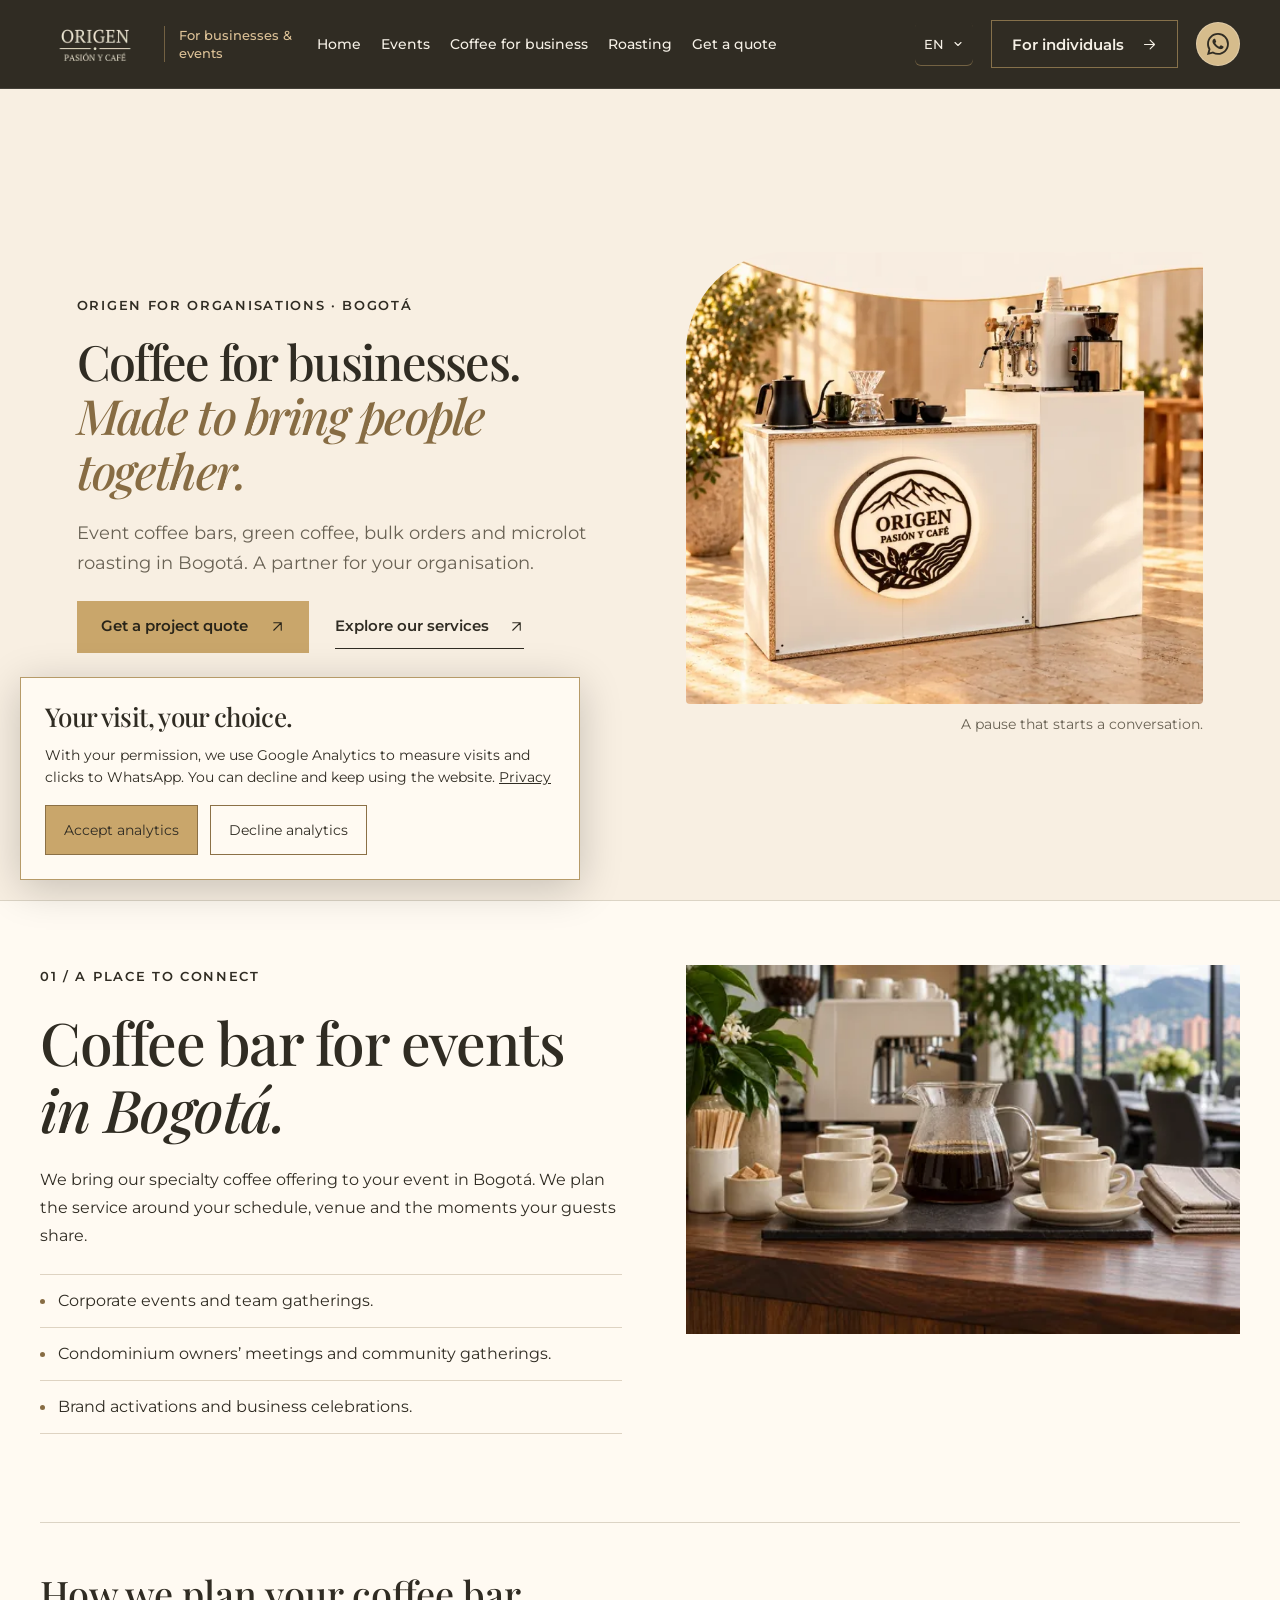
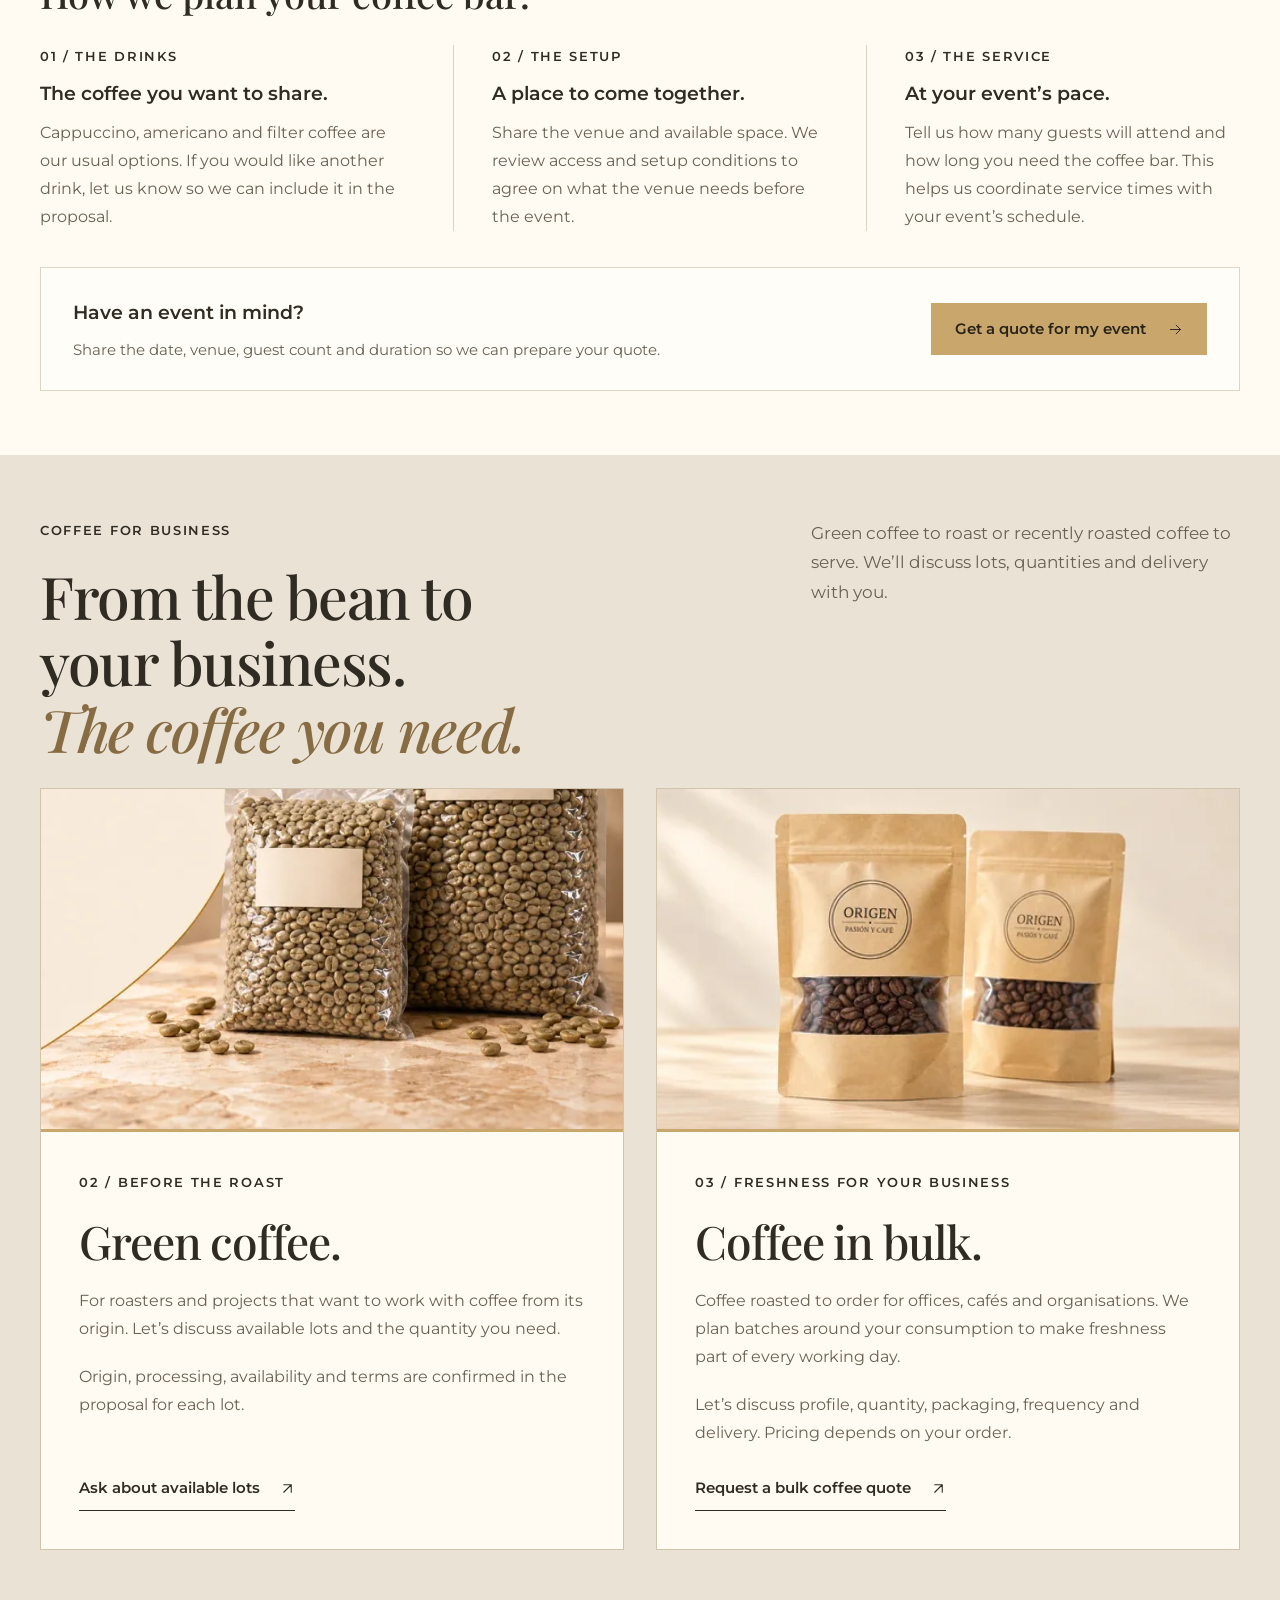
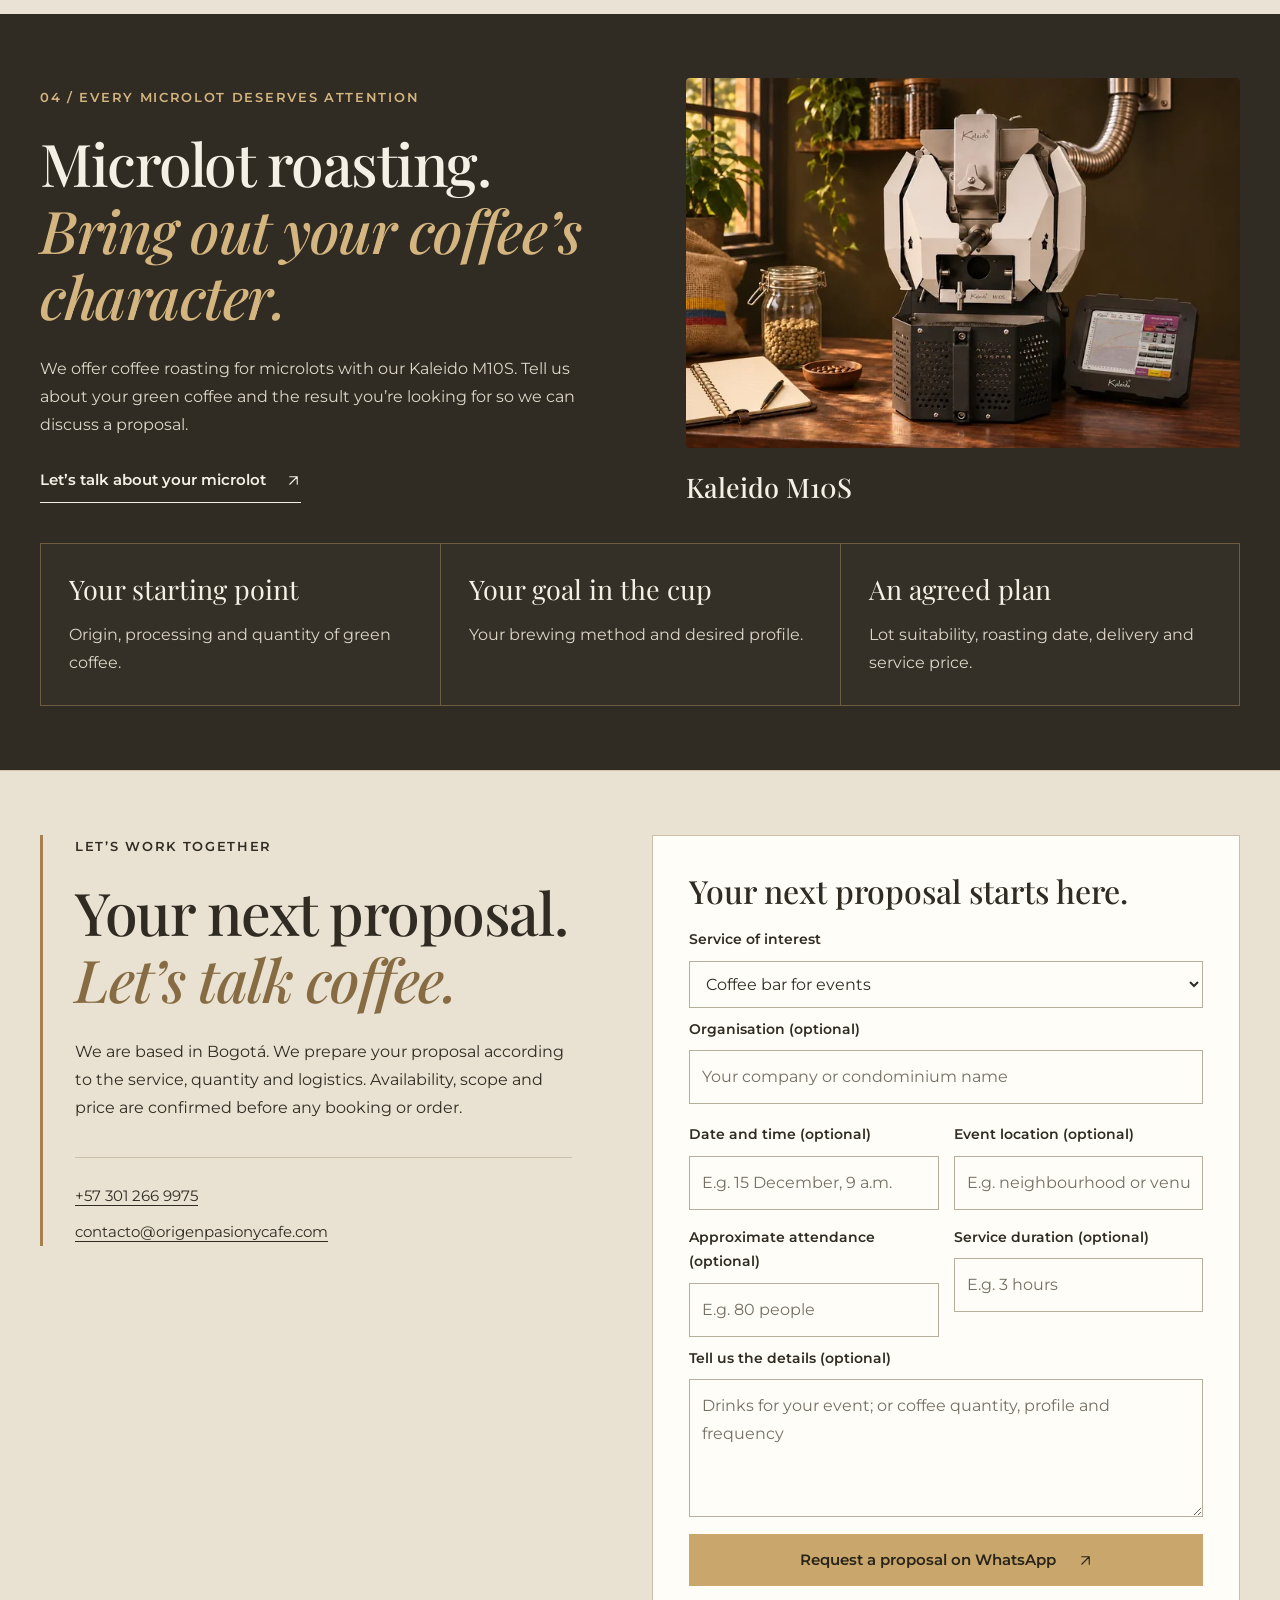
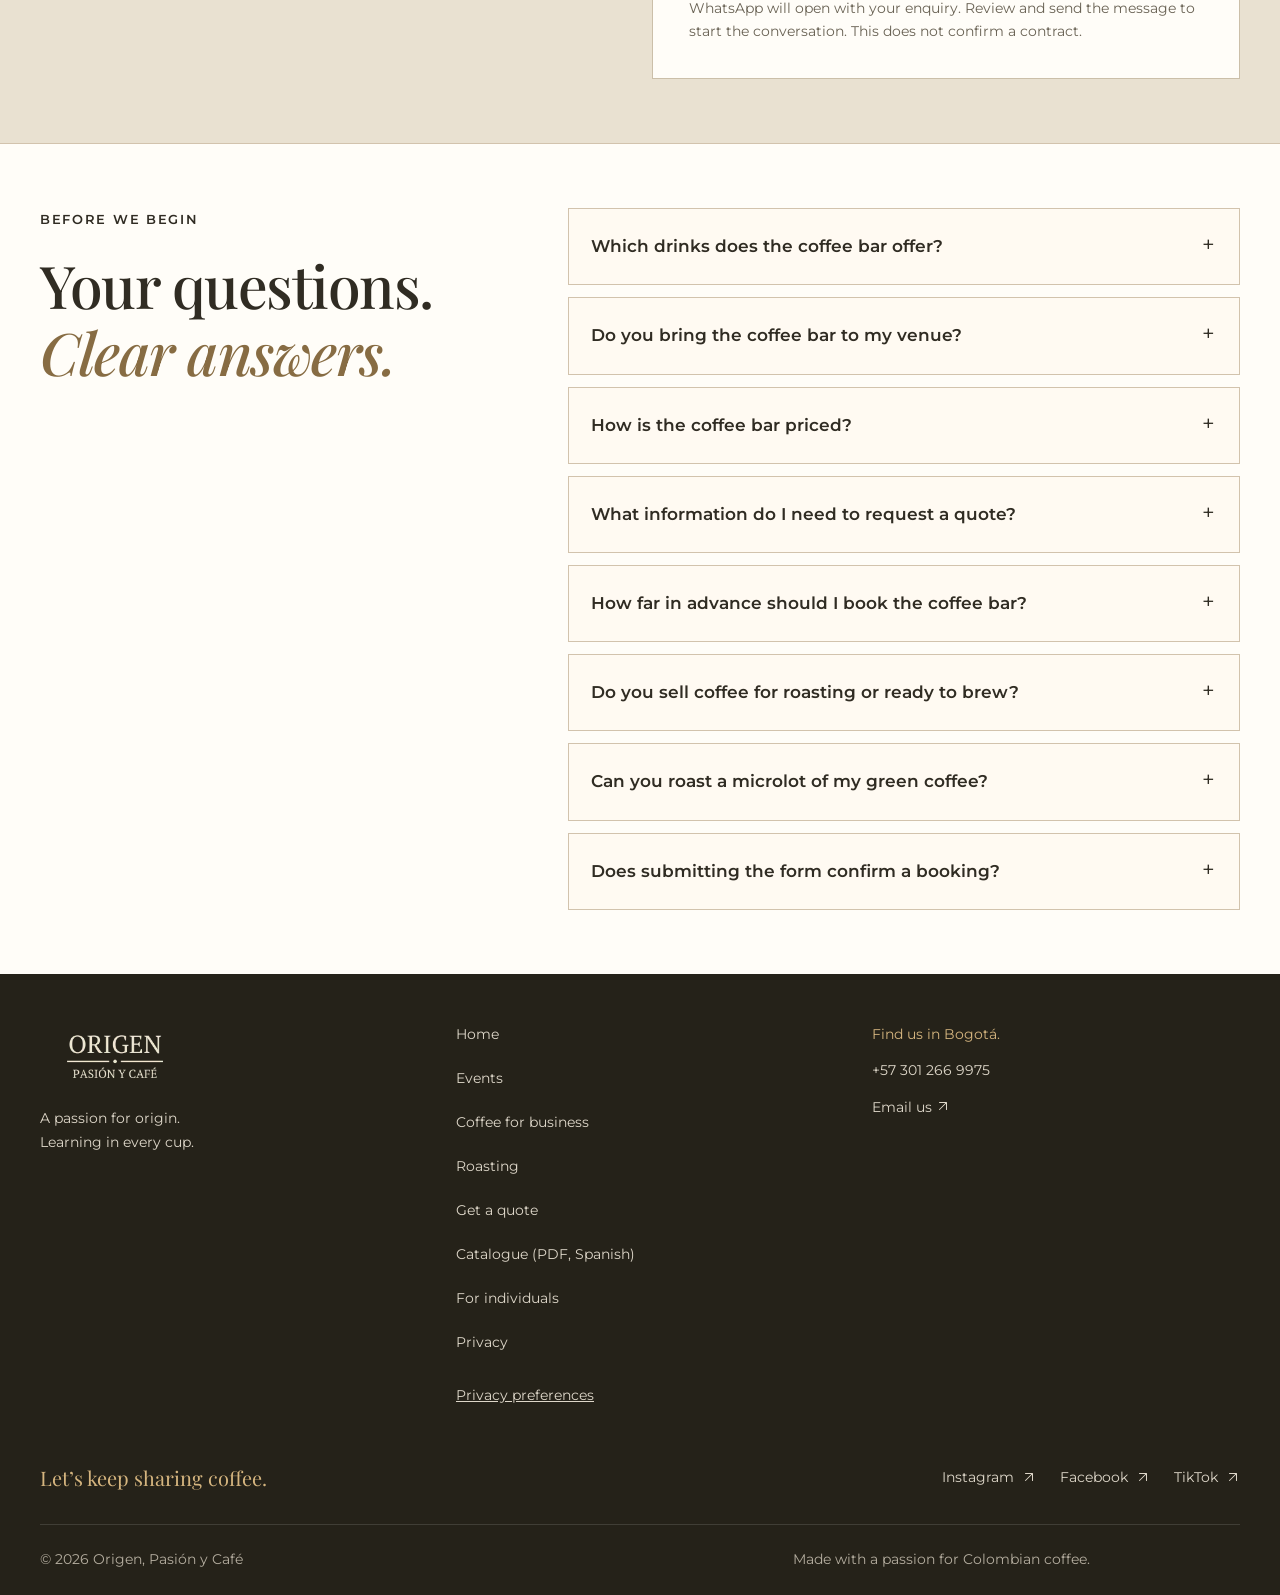
<file: en/business/index.html>
<!DOCTYPE html>
<html lang="en">
<head>
  <meta charset="UTF-8">
  <meta name="viewport" content="width=device-width, initial-scale=1">
  <title>Coffee for businesses & events in Bogotá | Origen, Pasión y Café</title>
  <link rel="alternate" hreflang="es" href="https://origenpasionycafe.com/empresas/">
  <link rel="alternate" hreflang="en" href="https://origenpasionycafe.com/en/business/">
  <link rel="alternate" hreflang="x-default" href="https://origenpasionycafe.com/empresas/">
  <meta name="description" content="Coffee solutions for businesses in Bogotá: green coffee, bulk orders, microlot roasting and event coffee bars. Let’s discuss your project.">
  <meta name="theme-color" content="#302c23">
  <meta name="robots" content="index, follow, max-image-preview:large">
  <link rel="canonical" href="https://origenpasionycafe.com/en/business/">
  <meta property="og:type" content="website">
  <meta property="og:locale" content="en_US">
  <meta property="og:site_name" content="Origen, Pasión y Café">
  <meta property="og:title" content="Coffee for businesses & events in Bogotá | Origen, Pasión y Café">
  <meta property="og:description" content="Coffee solutions for businesses in Bogotá: green coffee, bulk orders, microlot roasting and event coffee bars. Let’s discuss your project.">
  <meta property="og:url" content="https://origenpasionycafe.com/en/business/">
  <meta property="og:image" content="https://origenpasionycafe.com/img/social-card.png">
  <meta property="og:image:width" content="1200">
  <meta property="og:image:height" content="630">
  <meta property="og:image:alt" content="Origen, Pasión y Café — specialty coffee in Bogotá">
  <meta name="twitter:card" content="summary_large_image">
  <meta name="twitter:title" content="Coffee for businesses & events in Bogotá | Origen, Pasión y Café">
  <meta name="twitter:description" content="Coffee solutions for businesses in Bogotá: green coffee, bulk orders, microlot roasting and event coffee bars. Let’s discuss your project.">
  <meta name="twitter:image" content="https://origenpasionycafe.com/img/social-card.png">
  <link rel="icon" type="image/png" href="/img/favicon.png">
  <link rel="preconnect" href="https://fonts.googleapis.com">
  <link rel="preconnect" href="https://fonts.gstatic.com" crossorigin>
  <link href="https://fonts.googleapis.com/css2?family=Playfair+Display:ital,wght@0,500;0,600;0,700;1,500&amp;family=Montserrat:wght@400;500;600;700&amp;display=swap" rel="stylesheet">
  <link rel="stylesheet" href="/styles.css?v=20261109-1">
  <script src="/script.js?v=20261102-6" defer></script>
  <script type="application/ld+json">
{
  "@context": "https://schema.org",
  "@graph": [
    {
      "@type": "Organization",
      "@id": "https://origenpasionycafe.com/#organization",
      "name": "Origen, Pasión y Café",
      "url": "https://origenpasionycafe.com/",
      "logo": "https://origenpasionycafe.com/img/logo.png",
      "telephone": "+573012669975",
      "email": "contacto@origenpasionycafe.com",
      "areaServed": {
        "@type": "City",
        "name": "Bogotá"
      },
      "sameAs": [
        "https://www.facebook.com/OrigenPasionyCafeCo/",
        "https://www.instagram.com/origenpasionycafe/",
        "https://www.tiktok.com/@origenpasionycafe"
      ]
    },
    {
      "@type": "WebSite",
      "@id": "https://origenpasionycafe.com/#website",
      "url": "https://origenpasionycafe.com/",
      "name": "Origen, Pasión y Café",
      "inLanguage": [
        "es-CO",
        "en"
      ],
      "publisher": {
        "@id": "https://origenpasionycafe.com/#organization"
      }
    },
    {
      "@type": "WebPage",
      "@id": "https://origenpasionycafe.com/en/business/#webpage",
      "url": "https://origenpasionycafe.com/en/business/",
      "name": "Coffee for businesses & events in Bogotá | Origen, Pasión y Café",
      "description": "Coffee solutions for businesses in Bogotá: green coffee, bulk orders, microlot roasting and event coffee bars. Let’s discuss your project.",
      "inLanguage": "en",
      "isPartOf": {
        "@id": "https://origenpasionycafe.com/#website"
      },
      "about": {
        "@id": "https://origenpasionycafe.com/#organization"
      },
      "mainEntity": {
        "@type": "ItemList",
        "itemListElement": [
          {
            "@type": "ListItem",
            "position": 1,
            "item": {
              "@type": "Service",
              "name": "Coffee bar for events",
              "url": "https://origenpasionycafe.com/en/business/#barra",
              "provider": {
                "@id": "https://origenpasionycafe.com/#organization"
              },
              "areaServed": {
                "@type": "City",
                "name": "Bogotá"
              }
            }
          },
          {
            "@type": "ListItem",
            "position": 2,
            "item": {
              "@type": "Service",
              "name": "Green coffee",
              "url": "https://origenpasionycafe.com/en/business/#verde",
              "provider": {
                "@id": "https://origenpasionycafe.com/#organization"
              },
              "areaServed": {
                "@type": "City",
                "name": "Bogotá"
              }
            }
          },
          {
            "@type": "ListItem",
            "position": 3,
            "item": {
              "@type": "Service",
              "name": "Bulk roasted coffee",
              "url": "https://origenpasionycafe.com/en/business/#volumen",
              "provider": {
                "@id": "https://origenpasionycafe.com/#organization"
              },
              "areaServed": {
                "@type": "City",
                "name": "Bogotá"
              }
            }
          },
          {
            "@type": "ListItem",
            "position": 4,
            "item": {
              "@type": "Service",
              "name": "Microlot roasting",
              "url": "https://origenpasionycafe.com/en/business/#tostion",
              "provider": {
                "@id": "https://origenpasionycafe.com/#organization"
              },
              "areaServed": {
                "@type": "City",
                "name": "Bogotá"
              }
            }
          }
        ]
      }
    }
  ]
}
  </script>
  <script src="/analytics.js?v=20261102-2" defer></script>
<noscript id="navigation-fallback"><style>@media(max-width:1050px){html .site-header .nav-list{display:flex!important;position:static;flex-direction:column;align-items:stretch;max-height:none}html .site-header .nav-toggle{display:none!important}.site-header .nav{width:100%}.site-header .header-inner{flex-wrap:wrap}.site-header{position:static}}</style></noscript>
</head>
<body id="top" class="business-page">
  <a class="skip-link" href="#contenido">Skip to content</a>
  <header class="site-header">
    <div class="container header-inner">
      <a class="brand" href="/en/business/" aria-label="Origen, Pasión y Café — For businesses & events">
        <img src="/img/logo-web-240.webp" srcset="/img/logo-web-240.webp 240w, /img/logo-web.webp 480w" sizes="(min-width: 1440px) 154px, 138px" alt="Origen, Pasión y Café" width="480" height="212" class="brand-logo"><span class="brand-division">For businesses & events</span>
      </a>
      <nav class="nav" aria-label="Main navigation">
        <button class="nav-toggle" type="button" aria-label="Open menu" aria-expanded="false" aria-controls="nav-list"><span></span><span></span></button>
        <ul class="nav-list" id="nav-list"><li><a href="/en/business/#top">Home</a></li><li><a href="/en/business/#barra">Events</a></li><li><a href="/en/business/#cafe-negocio">Coffee for business</a></li><li><a href="/en/business/#tostion">Roasting</a></li><li><a href="/en/business/#cotizar">Get a quote</a></li></ul>
      </nav>
      <nav class="language-switch" aria-label="Language"><details class="language-picker"><summary class="language-trigger" aria-label="Current language: English. Change language"><span>EN</span><svg viewBox="0 0 16 16" width="12" height="12" fill="none" stroke="currentColor" stroke-width="1.5" stroke-linecap="round" stroke-linejoin="round" aria-hidden="true"><path d="m4 6 4 4 4-4"/></svg></summary><div class="language-options"><a href="/empresas/" lang="es" hreflang="es"><span>Español</span></a><a href="/en/business/" lang="en" hreflang="en" aria-current="page"><span>English</span><svg class="language-check" viewBox="0 0 16 16" width="16" height="16" fill="none" stroke="currentColor" stroke-width="1.5" stroke-linecap="round" stroke-linejoin="round" aria-hidden="true"><path d="m3 8 3 3 7-7"/></svg></a></div></details></nav>
      <a class="site-gateway site-gateway-home" href="/en/" aria-label="Go to the site for individuals"><span>For individuals</span><svg class="icon-arrow" viewBox="0 0 24 24" width="18" height="18" fill="none" stroke="currentColor" stroke-width="1.75" stroke-linecap="round" stroke-linejoin="round" aria-hidden="true"><path d="M4 12h16m-7-7 7 7-7 7"/></svg></a>
      <a class="wa-float" id="waFloat" href="https://wa.me/573012669975?text=Hello%2C%20I%E2%80%99d%20like%20a%20coffee%20proposal%20for%20my%20organisation." target="_blank" rel="noopener noreferrer" aria-label="Chat with Origen, Pasión y Café on WhatsApp">
        <svg xmlns="http://www.w3.org/2000/svg" width="22" height="22" fill="currentColor" viewBox="0 0 16 16" aria-hidden="true"><path d="M13.601 2.326A7.85 7.85 0 0 0 7.994 0C3.627 0 .068 3.558.064 7.926c0 1.399.366 2.76 1.057 3.965L0 16l4.204-1.102a7.9 7.9 0 0 0 3.79.965h.004c4.368 0 7.926-3.558 7.93-7.93A7.9 7.9 0 0 0 13.6 2.326zM7.994 14.521a6.6 6.6 0 0 1-3.356-.92l-.24-.144-2.494.654.666-2.433-.156-.251a6.56 6.56 0 0 1-1.007-3.505c0-3.626 2.957-6.584 6.591-6.584a6.56 6.56 0 0 1 4.66 1.931 6.56 6.56 0 0 1 1.928 4.66c-.004 3.639-2.961 6.592-6.592 6.592m3.615-4.934c-.197-.099-1.17-.578-1.353-.646-.182-.065-.315-.099-.445.099-.133.197-.513.646-.627.775-.114.133-.232.148-.43.05-.197-.1-.836-.308-1.592-.985-.59-.525-.985-1.175-1.103-1.372-.114-.198-.011-.304.088-.403.087-.088.197-.232.296-.346.1-.114.133-.198.198-.33.065-.134.034-.248-.015-.347-.05-.099-.445-1.076-.612-1.47-.16-.389-.323-.335-.445-.34-.114-.007-.247-.007-.38-.007a.73.73 0 0 0-.529.247c-.182.198-.691.677-.691 1.654s.71 1.916.81 2.049c.098.133 1.394 2.132 3.383 2.992.47.205.84.326 1.129.418.475.152.904.129 1.246.08.38-.058 1.171-.48 1.338-.943.164-.464.164-.86.114-.943-.049-.084-.182-.133-.38-.232"/></svg><span>Let’s talk</span>
      </a>
    </div>
  </header>
  <main id="contenido" tabindex="-1">
  <section class="business-hero" aria-labelledby="hero-title"><div class="container business-hero-grid">
    <div><p class="eyebrow">Origen for organisations · Bogotá</p><h1 id="hero-title">Coffee for businesses.<br><em>Made to bring people together.</em></h1><p class="business-lead">Event coffee bars, green coffee, bulk orders and microlot roasting in Bogotá. A partner for your organisation.</p><div class="hero-actions"><a class="btn btn-primary" href="#cotizar">Get a project quote <svg class="icon-arrow" viewBox="0 0 24 24" width="16" height="16" fill="none" stroke="currentColor" stroke-width="1.75" stroke-linecap="round" stroke-linejoin="round" aria-hidden="true"><path d="M6 18 18 6M6 6h12v12"/></svg></a><a class="text-link" href="#servicios">Explore our services <svg class="icon-arrow" viewBox="0 0 24 24" width="16" height="16" fill="none" stroke="currentColor" stroke-width="1.75" stroke-linecap="round" stroke-linejoin="round" aria-hidden="true"><path d="M6 18 18 6M6 6h12v12"/></svg></a></div><p class="business-caption">Proposals tailored to your organisation.</p></div>
    <figure class="business-visual"><div class="business-photo-frame"><img src="/img/barra-eventos.webp" srcset="/img/barra-eventos-480.webp 480w, /img/barra-eventos-720.webp 720w, /img/barra-eventos.webp 960w" sizes="(max-width: 760px) calc(100vw - 40px), (min-width: 1440px) 660px, 45vw" width="960" height="1200" fetchpriority="high" alt="Illustration of the Origen coffee bar for events"></div><figcaption>A pause that starts a conversation.</figcaption></figure>
  </div></section>
  <section id="barra" class="section event-unified" aria-labelledby="event-title">
    <span id="servicios" class="anchor-alias" aria-hidden="true"></span>
    <div class="container">
      <div class="event-unified-grid"><div><p class="eyebrow">01 / A place to connect</p><h2 id="event-title">Coffee bar for events<br><em>in Bogotá.</em></h2><p>We bring our specialty coffee offering to your event in Bogotá. We plan the service around your schedule, venue and the moments your guests share.</p><ul class="service-list"><li>Corporate events and team gatherings.</li><li>Condominium owners’ meetings and community gatherings.</li><li>Brand activations and business celebrations.</li></ul></div><figure class="event-service-photo"><img src="/img/eventos-editorial-960.webp" srcset="/img/eventos-editorial-480.webp 480w, /img/eventos-editorial-720.webp 720w, /img/eventos-editorial-960.webp 960w" sizes="(max-width: 760px) calc(100vw - 40px), (min-width: 1440px) 440px, 36vw" width="960" height="640" loading="lazy" decoding="async" alt="Composition of a coffee station with filter coffee and cups for a gathering"></figure></div>
      <div class="event-planning" aria-labelledby="event-planning-title">
        <h3 id="event-planning-title">How we plan your coffee bar.</h3>
        <div class="event-planning-grid"><div><p class="eyebrow">01 / The drinks</p><h4>The coffee you want to share.</h4><p>Cappuccino, americano and filter coffee are our usual options. If you would like another drink, let us know so we can include it in the proposal.</p></div><div><p class="eyebrow">02 / The setup</p><h4>A place to come together.</h4><p>Share the venue and available space. We review access and setup conditions to agree on what the venue needs before the event.</p></div><div><p class="eyebrow">03 / The service</p><h4>At your event’s pace.</h4><p>Tell us how many guests will attend and how long you need the coffee bar. This helps us coordinate service times with your event’s schedule.</p></div></div>
      </div>
      <div class="event-quote-action"><p>Have an event in mind?<span>Share the date, venue, guest count and duration so we can prepare your quote.</span></p><a class="btn btn-primary" href="#cotizar" data-business-preset="Barra de café para eventos">Get a quote for my event <svg class="icon-arrow" viewBox="0 0 24 24" width="20" height="20" fill="none" stroke="currentColor" stroke-width="1.5" stroke-linecap="round" stroke-linejoin="round" aria-hidden="true"><path d="M4 12h16m-7-7 7 7-7 7"/></svg></a></div>
    </div>
  </section>
<section id="cafe-negocio" class="section business-services" aria-labelledby="supply-title"><div class="container"><div class="section-heading"><div><p class="eyebrow">Coffee for business</p><h2 id="supply-title">From the bean to your business.<br><em>The coffee you need.</em></h2></div><p>Green coffee to roast or recently roasted coffee to serve. We’ll discuss lots, quantities and delivery with you.</p></div><div class="supply-grid">
      <article id="verde" class="supply-card"><img src="/img/cafe-verde.webp" srcset="/img/cafe-verde-480.webp 480w, /img/cafe-verde-720.webp 720w, /img/cafe-verde.webp 960w" sizes="(max-width: 760px) calc(100vw - 40px), (min-width: 1280px) 584px, 45vw" width="960" height="1200" loading="lazy" decoding="async" alt="Illustration of unroasted green coffee in bags"><div><p class="eyebrow">02 / Before the roast</p><h2>Green coffee.</h2><p>For roasters and projects that want to work with coffee from its origin. Let’s discuss available lots and the quantity you need.</p><p>Origin, processing, availability and terms are confirmed in the proposal for each lot.</p><a class="text-link" href="#cotizar" data-business-preset="Café en verde">Ask about available lots <svg class="icon-arrow" viewBox="0 0 24 24" width="16" height="16" fill="none" stroke="currentColor" stroke-width="1.75" stroke-linecap="round" stroke-linejoin="round" aria-hidden="true"><path d="M6 18 18 6M6 6h12v12"/></svg></a></div></article>
      <article id="volumen" class="supply-card"><img src="/img/cafe-a-demanda.webp" srcset="/img/cafe-a-demanda-600.webp 600w, /img/cafe-a-demanda.webp 1200w" sizes="(max-width: 760px) calc(100vw - 40px), (min-width: 1280px) 584px, 45vw" width="1200" height="600" loading="lazy" decoding="async" alt="Illustration of bags of Origen coffee"><div><p class="eyebrow">03 / Freshness for your business</p><h2>Coffee in bulk.</h2><p>Coffee roasted to order for offices, cafés and organisations. We plan batches around your consumption to make freshness part of every working day.</p><p>Let’s discuss profile, quantity, packaging, frequency and delivery. Pricing depends on your order.</p><a class="text-link" href="#cotizar" data-business-preset="Café tostado por volumen">Request a bulk coffee quote <svg class="icon-arrow" viewBox="0 0 24 24" width="16" height="16" fill="none" stroke="currentColor" stroke-width="1.75" stroke-linecap="round" stroke-linejoin="round" aria-hidden="true"><path d="M6 18 18 6M6 6h12v12"/></svg></a></div></article>
    </div></div></section>
<section id="tostion" class="section roasting-section" aria-labelledby="roasting-title"><div class="container roasting-grid"><div><p class="eyebrow">04 / Every microlot deserves attention</p><h2 id="roasting-title">Microlot roasting.<br><em>Bring out your coffee’s character.</em></h2><p>We offer coffee roasting for microlots with our Kaleido M10S. Tell us about your green coffee and the result you’re looking for so we can discuss a proposal.</p><a class="text-link" href="#cotizar" data-business-preset="Tostión de microlotes">Let’s talk about your microlot <svg class="icon-arrow" viewBox="0 0 24 24" width="16" height="16" fill="none" stroke="currentColor" stroke-width="1.75" stroke-linecap="round" stroke-linejoin="round" aria-hidden="true"><path d="M6 18 18 6M6 6h12v12"/></svg></a></div><figure class="roaster-photo"><img src="/img/kaleido-blanca-sola.webp" srcset="/img/kaleido-blanca-sola-720.webp 720w, /img/kaleido-blanca-sola.webp 1440w" sizes="(max-width: 760px) calc(100vw - 40px), (min-width: 1280px) 584px, 45vw" width="1440" height="960" loading="lazy" decoding="async" alt="White Kaleido M10S in a coffee roasting workspace"><figcaption><strong>Kaleido M10S</strong></figcaption></figure></div><div class="container roasting-notes"><dl><div><dt>Your starting point</dt><dd>Origin, processing and quantity of green coffee.</dd></div><div><dt>Your goal in the cup</dt><dd>Your brewing method and desired profile.</dd></div><div><dt>An agreed plan</dt><dd>Lot suitability, roasting date, delivery and service price.</dd></div></dl></div></section>
  <section id="cotizar" class="section business-contact" aria-labelledby="quote-title"><div class="container reserve-grid"><div><p class="eyebrow">Let’s work together</p><h2 id="quote-title">Your next proposal.<br><em>Let’s talk coffee.</em></h2><p>We are based in Bogotá. We prepare your proposal according to the service, quantity and logistics. Availability, scope and price are confirmed before any booking or order.</p><a class="form-shortcut" href="#business-form">Go to the form <svg class="icon-arrow" viewBox="0 0 24 24" width="20" height="20" fill="none" stroke="currentColor" stroke-width="1.5" stroke-linecap="round" stroke-linejoin="round" aria-hidden="true"><path d="M4 12h16m-7-7 7 7-7 7"/></svg></a><div class="contact-details"><a href="tel:+573012669975">+57 301 266 9975</a><a href="mailto:contacto@origenpasionycafe.com">contacto@origenpasionycafe.com</a></div></div>
    <form id="business-form" class="reserve-box form"><h3>Your next proposal starts here.</h3><label for="business-service">Service of interest</label><select id="business-service" name="service"><option>Coffee bar for events</option><option>Green coffee</option><option>Bulk roasted coffee</option><option>Microlot roasting</option></select><label for="business-organization">Organisation (optional)</label><input id="business-organization" name="organization" autocomplete="organization" maxlength="120" placeholder="Your company or condominium name"><div id="event-fields" class="form-row event-fields"><div class="form-field"><label for="event-date">Date and time (optional)</label><input id="event-date" name="event-date" type="text" maxlength="120" placeholder="E.g. 15 December, 9 a.m."></div><div class="form-field"><label for="event-place">Event location (optional)</label><input id="event-place" name="event-place" type="text" maxlength="120" placeholder="E.g. neighbourhood or venue in Bogotá"></div><div class="form-field"><label for="event-guests">Approximate attendance (optional)</label><input id="event-guests" name="event-guests" type="text" maxlength="120" placeholder="E.g. 80 people"></div><div class="form-field"><label for="event-duration">Service duration (optional)</label><input id="event-duration" name="event-duration" type="text" maxlength="120" placeholder="E.g. 3 hours"></div></div><label for="business-details">Tell us the details (optional)</label><textarea id="business-details" name="details" rows="4" maxlength="1500" placeholder="Drinks for your event; or coffee quantity, profile and frequency"></textarea><a id="business-whatsapp" class="btn btn-primary" href="https://wa.me/573012669975?text=Hello%2C%20I%E2%80%99d%20like%20a%20coffee%20proposal%20for%20my%20organisation." target="_blank" rel="noopener noreferrer">Request a proposal on WhatsApp <svg class="icon-arrow" viewBox="0 0 24 24" width="16" height="16" fill="none" stroke="currentColor" stroke-width="1.75" stroke-linecap="round" stroke-linejoin="round" aria-hidden="true"><path d="M6 18 18 6M6 6h12v12"/></svg></a><p class="form-note">WhatsApp will open with your enquiry. Review and send the message to start the conversation. This does not confirm a contract.</p><noscript><p class="form-note">Type the details directly in WhatsApp when you open the link.</p></noscript></form>
  </div></section>
  <section class="section faq" id="preguntas" aria-labelledby="faq-title"><div class="container faq-grid"><div><p class="eyebrow">Before we begin</p><h2 id="faq-title">Your questions.<br><em>Clear answers.</em></h2></div><div class="faq-list">
    <details name="faq"><summary>Which drinks does the coffee bar offer?</summary><p>We usually serve cappuccino, americano and filter coffee. We can also add other drinks to suit your event; tell us which ones so we can define the menu and its price in your quote.</p></details>
    <details name="faq"><summary>Do you bring the coffee bar to my venue?</summary><p>Yes. We bring and staff the coffee bar at client venues and events in Bogotá, including condominium owners’ meetings, corporate gatherings and business celebrations. Share the venue so we can review access and setup space.</p></details>
    <details name="faq"><summary>How is the coffee bar priced?</summary><p>Your quote is based on the number of guests, service hours, selected drinks and venue logistics. We use these details to present the service scope and total price so you can decide before booking.</p></details>
    <details name="faq"><summary>What information do I need to request a quote?</summary><p>For a coffee bar, share the date and time, venue, approximate guest count and service duration. Add any drink preferences in the details. You can start with tentative information and fill in the rest during our conversation.</p></details>
    <details name="faq"><summary>How far in advance should I book the coffee bar?</summary><p>Book at least 5 days in advance. Share the date and time so we can check availability and organise the service. If you are still planning your event, you can enquire with a tentative date.</p></details>
    <details name="faq"><summary>Do you sell coffee for roasting or ready to brew?</summary><p>We offer both: unroasted green coffee for roasters and coffee projects, and bulk roasted coffee for offices, cafés and organisations. Tell us which you need, the quantity and whether you want a one-off purchase or regular supply.</p></details>
    <details name="faq"><summary>Can you roast a microlot of my green coffee?</summary><p>Yes. We roast your green coffee with our Kaleido M10S, with a minimum of 1 kg per service. Tell us the lot’s origin, processing method and quantity, as well as your brewing method or desired profile. Before receiving it, we agree on the roasting date, delivery and price.</p></details>
    <details name="faq"><summary>Does submitting the form confirm a booking?</summary><p>No. The form prepares an enquiry that opens in WhatsApp for you to review and send. We then confirm availability, scope and price with you. An enquiry alone does not reserve a date or confirm an order.</p></details>
  </div></div></section>
</main>
  <footer class="site-footer">
    <div class="container footer-main"><div><a href="/en/business/#top" aria-label="Origen, Pasión y Café — Home"><img src="/img/logo-web-240.webp" srcset="/img/logo-web-240.webp 240w, /img/logo-web.webp 480w" sizes="(min-width: 1440px) 154px, 138px" width="480" height="212" loading="lazy" alt="Origen, Pasión y Café" class="footer-logo"></a><p>A passion for origin.<br>Learning in every cup.</p></div><nav aria-label="Footer navigation"><a href="/en/business/#top">Home</a><a href="/en/business/#barra">Events</a><a href="/en/business/#cafe-negocio">Coffee for business</a><a href="/en/business/#tostion">Roasting</a><a href="/en/business/#cotizar">Get a quote</a><a href="/catalogo.pdf" type="application/pdf" target="_blank" rel="noopener noreferrer" aria-label="View catalogue PDF in Spanish (opens in a new tab)">Catalogue (PDF, Spanish)</a><a href="/en/">For individuals</a><a href="/en/privacy/">Privacy</a><button class="privacy-settings" type="button" data-privacy-settings>Privacy preferences</button></nav><div class="footer-contact"><span>Find us in Bogotá.</span><a href="tel:+573012669975">+57 301 266 9975</a><a href="mailto:contacto@origenpasionycafe.com">Email us <span aria-hidden="true"><svg class="icon-arrow" viewBox="0 0 24 24" width="16" height="16" fill="none" stroke="currentColor" stroke-width="1.75" stroke-linecap="round" stroke-linejoin="round" aria-hidden="true" focusable="false"><path d="M6 18 18 6M6 6h12v12"/></svg></span></a></div></div>
    <div class="container footer-social">
      <p>Let’s keep sharing coffee.</p>
      <nav aria-label="Social media">
        <a href="https://www.instagram.com/origenpasionycafe/" target="_blank" rel="noopener noreferrer">Instagram <span aria-hidden="true"><svg class="icon-arrow" viewBox="0 0 24 24" width="16" height="16" fill="none" stroke="currentColor" stroke-width="1.75" stroke-linecap="round" stroke-linejoin="round" aria-hidden="true" focusable="false"><path d="M6 18 18 6M6 6h12v12"/></svg></span></a>
        <a href="https://www.facebook.com/OrigenPasionyCafeCo/" target="_blank" rel="noopener noreferrer">Facebook <span aria-hidden="true"><svg class="icon-arrow" viewBox="0 0 24 24" width="16" height="16" fill="none" stroke="currentColor" stroke-width="1.75" stroke-linecap="round" stroke-linejoin="round" aria-hidden="true" focusable="false"><path d="M6 18 18 6M6 6h12v12"/></svg></span></a>
        <a href="https://www.tiktok.com/@origenpasionycafe" target="_blank" rel="noopener noreferrer">TikTok <span aria-hidden="true"><svg class="icon-arrow" viewBox="0 0 24 24" width="16" height="16" fill="none" stroke="currentColor" stroke-width="1.75" stroke-linecap="round" stroke-linejoin="round" aria-hidden="true" focusable="false"><path d="M6 18 18 6M6 6h12v12"/></svg></span></a>
      </nav>
    </div>
    <div class="container footer-bottom"><span>© 2026 Origen, Pasión y Café</span><span>Made with a passion for Colombian coffee.</span></div>
  </footer>
<section id="privacy-panel" class="privacy-panel" aria-labelledby="privacy-title" hidden><h2 id="privacy-title">Your visit, your choice.</h2><p>With your permission, we use Google Analytics to measure visits and clicks to WhatsApp. You can decline and keep using the website. <a href="/en/privacy/">Privacy</a></p><div class="privacy-actions"><button type="button" data-privacy-choice="accepted">Accept analytics</button><button type="button" data-privacy-choice="rejected">Decline analytics</button></div></section></body>
</html>
</file>
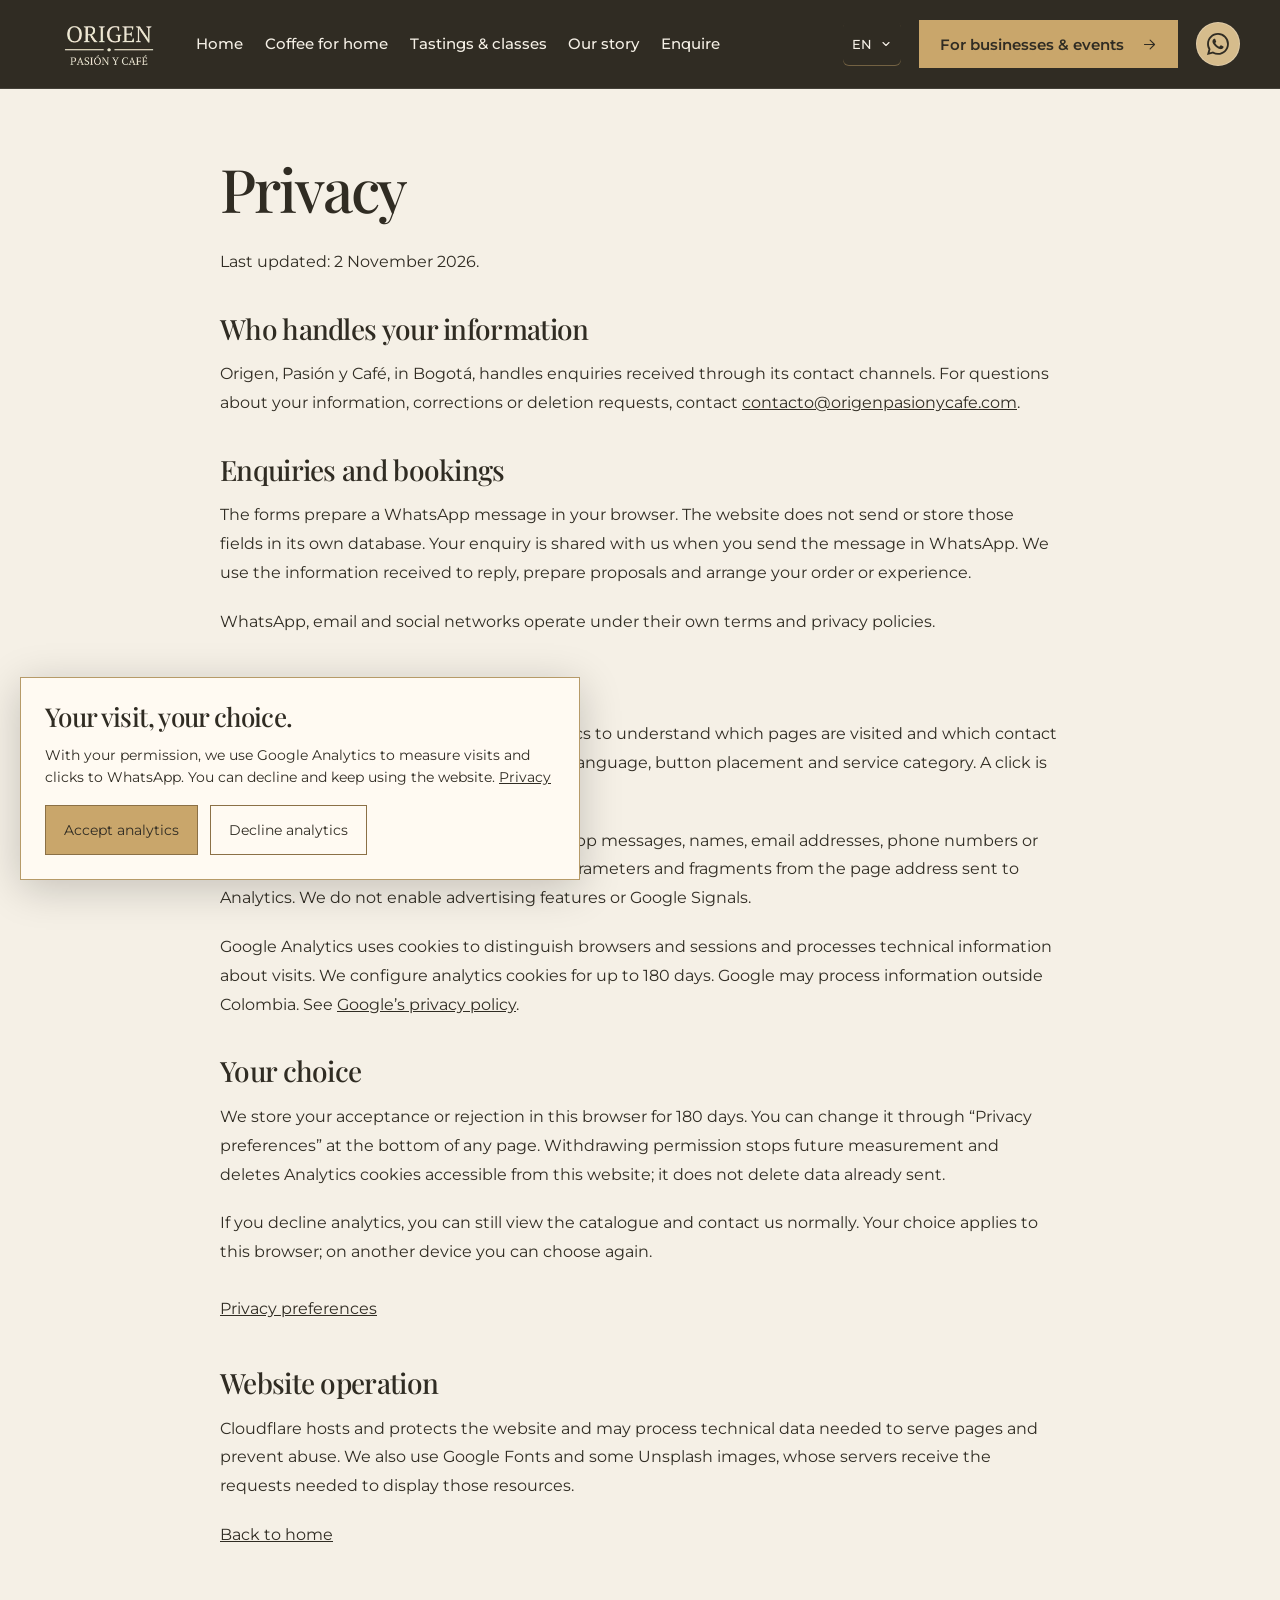
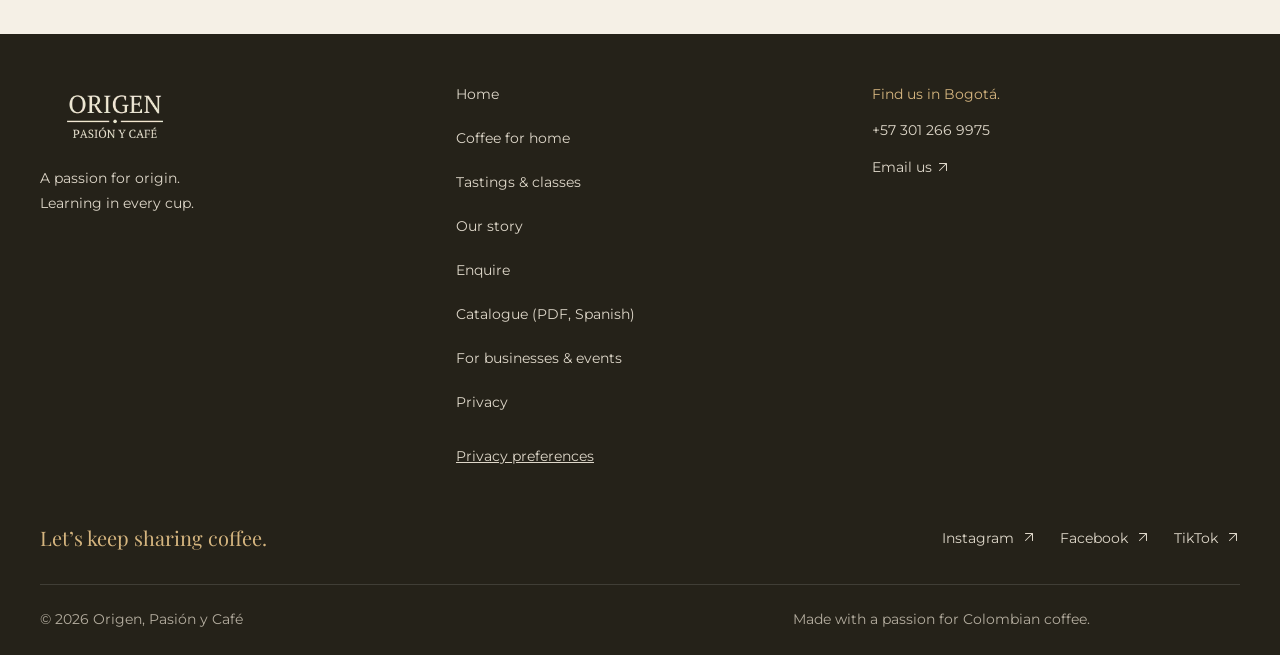
<file: en/privacy/index.html>
<!DOCTYPE html>
<html lang="en">
<head>
  <meta charset="UTF-8">
  <meta name="viewport" content="width=device-width, initial-scale=1">
  <title>Privacy | Origen, Pasión y Café</title>
  <link rel="alternate" hreflang="es" href="https://origenpasionycafe.com/privacidad/">
  <link rel="alternate" hreflang="en" href="https://origenpasionycafe.com/en/privacy/">
  <link rel="alternate" hreflang="x-default" href="https://origenpasionycafe.com/privacidad/">
  <meta name="description" content="How Origen, Pasión y Café uses contact information and optional website analytics.">
  <meta name="theme-color" content="#302c23">
  <meta name="robots" content="noindex, follow">
  <link rel="canonical" href="https://origenpasionycafe.com/en/privacy/">
  <meta property="og:type" content="website">
  <meta property="og:locale" content="en_US">
  <meta property="og:site_name" content="Origen, Pasión y Café">
  <meta property="og:title" content="Privacy | Origen, Pasión y Café">
  <meta property="og:description" content="How Origen, Pasión y Café uses contact information and optional website analytics.">
  <meta property="og:url" content="https://origenpasionycafe.com/en/privacy/">
  <meta property="og:image" content="https://origenpasionycafe.com/img/social-card.png">
  <meta property="og:image:width" content="1200">
  <meta property="og:image:height" content="630">
  <meta property="og:image:alt" content="Origen, Pasión y Café — specialty coffee in Bogotá">
  <meta name="twitter:card" content="summary_large_image">
  <meta name="twitter:title" content="Privacy | Origen, Pasión y Café">
  <meta name="twitter:description" content="How Origen, Pasión y Café uses contact information and optional website analytics.">
  <meta name="twitter:image" content="https://origenpasionycafe.com/img/social-card.png">
  <link rel="icon" type="image/png" href="/img/favicon.png">
  <link rel="preconnect" href="https://fonts.googleapis.com">
  <link rel="preconnect" href="https://fonts.gstatic.com" crossorigin>
  <link rel="preconnect" href="https://images.unsplash.com">
  <link href="https://fonts.googleapis.com/css2?family=Playfair+Display:ital,wght@0,500;0,600;0,700;1,500&amp;family=Montserrat:wght@400;500;600;700&amp;display=swap" rel="stylesheet">
  <link rel="stylesheet" href="/styles.css?v=20261109-1">
  <script src="/script.js?v=20261102-6" defer></script>
  <script type="application/ld+json">
{
  "@context": "https://schema.org",
  "@graph": [
    {
      "@type": "Organization",
      "@id": "https://origenpasionycafe.com/#organization",
      "name": "Origen, Pasión y Café",
      "url": "https://origenpasionycafe.com/",
      "logo": "https://origenpasionycafe.com/img/logo.png",
      "telephone": "+573012669975",
      "email": "contacto@origenpasionycafe.com",
      "areaServed": {
        "@type": "City",
        "name": "Bogotá"
      },
      "sameAs": [
        "https://www.facebook.com/OrigenPasionyCafeCo/",
        "https://www.instagram.com/origenpasionycafe/",
        "https://www.tiktok.com/@origenpasionycafe"
      ]
    },
    {
      "@type": "WebSite",
      "@id": "https://origenpasionycafe.com/#website",
      "url": "https://origenpasionycafe.com/",
      "name": "Origen, Pasión y Café",
      "inLanguage": [
        "es-CO",
        "en"
      ],
      "publisher": {
        "@id": "https://origenpasionycafe.com/#organization"
      }
    },
    {
      "@type": "WebPage",
      "@id": "https://origenpasionycafe.com/en/privacy/#webpage",
      "url": "https://origenpasionycafe.com/en/privacy/",
      "name": "Privacy | Origen, Pasión y Café",
      "description": "How Origen, Pasión y Café uses contact information and optional website analytics.",
      "inLanguage": "en",
      "isPartOf": {
        "@id": "https://origenpasionycafe.com/#website"
      },
      "about": {
        "@id": "https://origenpasionycafe.com/#organization"
      }
    }
  ]
}
  </script>
  <script src="/analytics.js?v=20261102-2" defer></script>
<noscript id="navigation-fallback"><style>@media(max-width:1050px){html .site-header .nav-list{display:flex!important;position:static;flex-direction:column;align-items:stretch;max-height:none}html .site-header .nav-toggle{display:none!important}.site-header .nav{width:100%}.site-header .header-inner{flex-wrap:wrap}.site-header{position:static}}</style></noscript>
</head>
<body><a class="skip-link" href="#contenido">Skip to content</a><header class="site-header">
    <div class="container header-inner">
      <a class="brand" href="/en/#top" aria-label="Origen, Pasión y Café — Home">
        <img src="/img/logo-web-240.webp" srcset="/img/logo-web-240.webp 240w, /img/logo-web.webp 480w" sizes="(min-width: 1440px) 154px, 138px" alt="Origen, Pasión y Café" width="480" height="212" class="brand-logo">
      </a>
      <nav class="nav" aria-label="Main navigation">
        <button class="nav-toggle" type="button" aria-label="Open menu" aria-expanded="false" aria-controls="nav-list"><span></span><span></span></button>
        <ul class="nav-list" id="nav-list"><li><a href="/en/#top">Home</a></li><li><a href="/en/#tienda">Coffee for home</a></li><li><a href="/en/#experiencias">Tastings & classes</a></li><li><a href="/en/#nosotros">Our story</a></li><li><a href="/en/#reservar">Enquire</a></li></ul>
      </nav>
      <nav class="language-switch" aria-label="Language"><details class="language-picker"><summary class="language-trigger" aria-label="Current language: English. Change language"><span>EN</span><svg viewBox="0 0 16 16" width="12" height="12" fill="none" stroke="currentColor" stroke-width="1.5" stroke-linecap="round" stroke-linejoin="round" aria-hidden="true"><path d="m4 6 4 4 4-4"/></svg></summary><div class="language-options"><a href="/privacidad/" lang="es" hreflang="es"><span>Español</span></a><a href="/en/privacy/" lang="en" hreflang="en" aria-current="page"><span>English</span><svg class="language-check" viewBox="0 0 16 16" width="16" height="16" fill="none" stroke="currentColor" stroke-width="1.5" stroke-linecap="round" stroke-linejoin="round" aria-hidden="true"><path d="m3 8 3 3 7-7"/></svg></a></div></details></nav>
      <a class="site-gateway" href="/en/business/" aria-label="Go to the site for businesses and events"><span>For businesses & events</span><svg class="icon-arrow" viewBox="0 0 24 24" width="18" height="18" fill="none" stroke="currentColor" stroke-width="1.75" stroke-linecap="round" stroke-linejoin="round" aria-hidden="true"><path d="M4 12h16m-7-7 7 7-7 7"/></svg></a>
      <a class="wa-float" id="waFloat" href="https://wa.me/573012669975?text=Hello%2C%20I%E2%80%99d%20like%20to%20ask%20about%20coffee%20and%20experiences%20at%20Origen%2C%20Pasi%C3%B3n%20y%20Caf%C3%A9." target="_blank" rel="noopener noreferrer" aria-label="Chat with Origen, Pasión y Café on WhatsApp">
        <svg xmlns="http://www.w3.org/2000/svg" width="22" height="22" fill="currentColor" viewBox="0 0 16 16" aria-hidden="true"><path d="M13.601 2.326A7.85 7.85 0 0 0 7.994 0C3.627 0 .068 3.558.064 7.926c0 1.399.366 2.76 1.057 3.965L0 16l4.204-1.102a7.9 7.9 0 0 0 3.79.965h.004c4.368 0 7.926-3.558 7.93-7.93A7.9 7.9 0 0 0 13.6 2.326zM7.994 14.521a6.6 6.6 0 0 1-3.356-.92l-.24-.144-2.494.654.666-2.433-.156-.251a6.56 6.56 0 0 1-1.007-3.505c0-3.626 2.957-6.584 6.591-6.584a6.56 6.56 0 0 1 4.66 1.931 6.56 6.56 0 0 1 1.928 4.66c-.004 3.639-2.961 6.592-6.592 6.592m3.615-4.934c-.197-.099-1.17-.578-1.353-.646-.182-.065-.315-.099-.445.099-.133.197-.513.646-.627.775-.114.133-.232.148-.43.05-.197-.1-.836-.308-1.592-.985-.59-.525-.985-1.175-1.103-1.372-.114-.198-.011-.304.088-.403.087-.088.197-.232.296-.346.1-.114.133-.198.198-.33.065-.134.034-.248-.015-.347-.05-.099-.445-1.076-.612-1.47-.16-.389-.323-.335-.445-.34-.114-.007-.247-.007-.38-.007a.73.73 0 0 0-.529.247c-.182.198-.691.677-.691 1.654s.71 1.916.81 2.049c.098.133 1.394 2.132 3.383 2.992.47.205.84.326 1.129.418.475.152.904.129 1.246.08.38-.058 1.171-.48 1.338-.943.164-.464.164-.86.114-.943-.049-.084-.182-.133-.38-.232"/></svg><span>Let’s talk</span>
      </a>
    </div>
  </header><main id="contenido" class="container privacy-copy"><h1>Privacy</h1><p>Last updated: 2 November 2026.</p><h2>Who handles your information</h2><p>Origen, Pasión y Café, in Bogotá, handles enquiries received through its contact channels. For questions about your information, corrections or deletion requests, contact <a href="mailto:contacto@origenpasionycafe.com">contacto@origenpasionycafe.com</a>.</p><h2>Enquiries and bookings</h2><p>The forms prepare a WhatsApp message in your browser. The website does not send or store those fields in its own database. Your enquiry is shared with us when you send the message in WhatsApp. We use the information received to reply, prepare proposals and arrange your order or experience.</p><p>WhatsApp, email and social networks operate under their own terms and privacy policies.</p><h2>Optional analytics</h2><p>Only if you accept do we load Google Analytics to understand which pages are visited and which contact buttons are used. We record the page type, language, button placement and service category. A click is not treated as a sale or a confirmed booking.</p><p>Our analytics do not send form text, WhatsApp messages, names, email addresses, phone numbers or the residential address. We remove query parameters and fragments from the page address sent to Analytics. We do not enable advertising features or Google Signals.</p><p>Google Analytics uses cookies to distinguish browsers and sessions and processes technical information about visits. We configure analytics cookies for up to 180 days. Google may process information outside Colombia. See <a href="https://policies.google.com/privacy">Google’s privacy policy</a>.</p><h2>Your choice</h2><p>We store your acceptance or rejection in this browser for 180 days. You can change it through “Privacy preferences” at the bottom of any page. Withdrawing permission stops future measurement and deletes Analytics cookies accessible from this website; it does not delete data already sent.</p><p>If you decline analytics, you can still view the catalogue and contact us normally. Your choice applies to this browser; on another device you can choose again.</p><button class="privacy-settings" type="button" data-privacy-settings>Privacy preferences</button><h2>Website operation</h2><p>Cloudflare hosts and protects the website and may process technical data needed to serve pages and prevent abuse. We also use Google Fonts and some Unsplash images, whose servers receive the requests needed to display those resources.</p><p><a href="/en/">Back to home</a></p></main><footer class="site-footer">
    <div class="container footer-main"><div><a href="/en/#top" aria-label="Origen, Pasión y Café — Back to top"><img src="/img/logo-web-240.webp" srcset="/img/logo-web-240.webp 240w, /img/logo-web.webp 480w" sizes="(min-width: 1440px) 154px, 138px" width="480" height="212" loading="lazy" alt="Origen, Pasión y Café" class="footer-logo"></a><p>A passion for origin.<br>Learning in every cup.</p></div><nav aria-label="Footer navigation"><a href="/en/#top">Home</a><a href="/en/#tienda">Coffee for home</a><a href="/en/#experiencias">Tastings & classes</a><a href="/en/#nosotros">Our story</a><a href="/en/#reservar">Enquire</a><a href="/catalogo.pdf" type="application/pdf" target="_blank" rel="noopener noreferrer" aria-label="View catalogue PDF in Spanish (opens in a new tab)">Catalogue (PDF, Spanish)</a><a href="/en/business/">For businesses & events</a><a href="/en/privacy/">Privacy</a><button class="privacy-settings" type="button" data-privacy-settings>Privacy preferences</button></nav><div class="footer-contact"><span>Find us in Bogotá.</span><a href="tel:+573012669975">+57 301 266 9975</a><a href="mailto:contacto@origenpasionycafe.com">Email us <span aria-hidden="true"><svg class="icon-arrow" viewBox="0 0 24 24" width="16" height="16" fill="none" stroke="currentColor" stroke-width="1.75" stroke-linecap="round" stroke-linejoin="round" aria-hidden="true" focusable="false"><path d="M6 18 18 6M6 6h12v12"/></svg></span></a></div></div>
    <div class="container footer-social">
      <p>Let’s keep sharing coffee.</p>
      <nav aria-label="Social media">
        <a href="https://www.instagram.com/origenpasionycafe/" target="_blank" rel="noopener noreferrer">Instagram <span aria-hidden="true"><svg class="icon-arrow" viewBox="0 0 24 24" width="16" height="16" fill="none" stroke="currentColor" stroke-width="1.75" stroke-linecap="round" stroke-linejoin="round" aria-hidden="true" focusable="false"><path d="M6 18 18 6M6 6h12v12"/></svg></span></a>
        <a href="https://www.facebook.com/OrigenPasionyCafeCo/" target="_blank" rel="noopener noreferrer">Facebook <span aria-hidden="true"><svg class="icon-arrow" viewBox="0 0 24 24" width="16" height="16" fill="none" stroke="currentColor" stroke-width="1.75" stroke-linecap="round" stroke-linejoin="round" aria-hidden="true" focusable="false"><path d="M6 18 18 6M6 6h12v12"/></svg></span></a>
        <a href="https://www.tiktok.com/@origenpasionycafe" target="_blank" rel="noopener noreferrer">TikTok <span aria-hidden="true"><svg class="icon-arrow" viewBox="0 0 24 24" width="16" height="16" fill="none" stroke="currentColor" stroke-width="1.75" stroke-linecap="round" stroke-linejoin="round" aria-hidden="true" focusable="false"><path d="M6 18 18 6M6 6h12v12"/></svg></span></a>
      </nav>
    </div>
    <div class="container footer-bottom"><span>© 2026 Origen, Pasión y Café</span><span>Made with a passion for Colombian coffee.</span></div>
  </footer><section id="privacy-panel" class="privacy-panel" aria-labelledby="privacy-title" hidden><h2 id="privacy-title">Your visit, your choice.</h2><p>With your permission, we use Google Analytics to measure visits and clicks to WhatsApp. You can decline and keep using the website. <a href="/en/privacy/">Privacy</a></p><div class="privacy-actions"><button type="button" data-privacy-choice="accepted">Accept analytics</button><button type="button" data-privacy-choice="rejected">Decline analytics</button></div></section></body></html>
</file>
<file: styles.css>
:root { --ink: #302c23; --muted: #696254; --cream: #f5f0e6; --paper: #fffdf8; --gold: #c9a66b; --line: #dcd4c5; --serif: 'Playfair Display', Georgia, serif; --sans: 'Montserrat', Arial, sans-serif; --header-height: 89px; }
* { box-sizing: border-box; }
html { scroll-behavior: smooth; scroll-padding-top: 104px; }
body { margin: 0; background: var(--cream); color: var(--ink); font-family: var(--sans); line-height: 1.75; }
[hidden] { display: none !important; }
img { max-width: 100%; display: block; }
a { color: inherit; text-decoration: none; }
.icon-arrow { display: inline-block; width: 1em; height: 1em; flex-shrink: 0; vertical-align: -.125em; }
button, input, select, textarea { font: inherit; }
button, a, summary { -webkit-tap-highlight-color: transparent; }
button { cursor: pointer; }
a:focus-visible, button:focus-visible, summary:focus-visible, input:focus-visible, select:focus-visible, textarea:focus-visible { outline: 3px solid #9b6d25; outline-offset: 5px; }
p { margin: 0 0 20px; }
h1, h2, h3 { font-family: var(--serif); font-weight: 500; line-height: 1.18; margin: 0; }
h1 { font-size: clamp(39px, 4.05vw, 60px); letter-spacing: -.035em; }
h2 { font-size: clamp(34px, 3.5vw, 48px); letter-spacing: -.025em; }
h3 { font-size: 25px; }
em { font-weight: 500; }
.container { width: min(1200px, calc(100% - 80px)); margin-inline: auto; }
.section { padding: clamp(64px, 8vw, 100px) 0; }
.eyebrow { text-transform: uppercase; font-weight: 600; margin-bottom: 22px; }
.skip-link { position: fixed; top: -100px; left: 16px; z-index: 100; padding: 12px 20px; background: var(--paper); }
.skip-link:focus { top: 12px; }
.site-header { position: sticky; top: 0; z-index: 30; color: var(--cream); background: var(--ink); border-bottom: 1px solid #ffffff19; }
.header-inner { display: flex; align-items: center; justify-content: flex-start; min-height: 88px; }
.brand-logo { width: 138px; height: auto; }
.nav-list { display: flex; align-items: center; gap: 28px; list-style: none; padding: 0; margin: 0; }
.nav-list a { display: block; padding: 12px 0; font-weight: 500; }
.nav-list a:hover, .footer-main a:hover { color: var(--gold); }
.nav-toggle { display: none; }
.hero { background: var(--ink); color: var(--cream); }
.hero-inner { display: grid; grid-template-columns: 1.08fr 1fr; gap: 64px; align-items: center; padding-top: 48px; padding-bottom: 72px; }
.hero .eyebrow { color: #ddc297; display: flex; align-items: center; gap: 12px; }
.small-line { width: 27px; height: 1px; background: currentColor; flex: none; }
.hero-tagline { max-width: 24ch; margin: 20px 0 0; color: #d5b57f; font-family: var(--serif); font-size: clamp(28px, 2.6vw, 38px); line-height: 1.3; letter-spacing: -.02em; }
.hero-description { max-width: 47ch; margin-top: 24px; color: #ded7c9; }
.hero-offer { display: flex; flex-wrap: wrap; align-items: baseline; gap: 8px 16px; margin: 28px 0 0; font-size: 16px; }
.hero-offer strong { font-weight: 500; }
.hero-offer-duration { padding-left: 16px; border-left: 1px solid #c9a66b80; color: #d8d0c1; }
.hero-actions { display: flex; flex-wrap: wrap; align-items: center; gap: 22px; margin: 18px 0 28px; }
.btn { display: inline-flex; justify-content: center; align-items: center; gap: 22px; padding: 13px 23px; font-weight: 600; line-height: 1.5; transition: background .2s, color .2s; text-align: center; }
.btn-primary { background: var(--gold); color: #282419; border: 1px solid var(--gold); }
.btn-primary:hover { background: #debf8d; }
.btn-outline { border: 1px solid #b7ab98; }
.btn-outline:hover { background: var(--ink); color: var(--cream); }
.text-link { display: inline-flex; align-items: center; justify-content: space-between; gap: 20px; padding: 9px 0; font-weight: 600; border-bottom: 1px solid currentColor; line-height: 1.6; }
.text-link:hover { color: #926e38; }
.hero .text-link:hover { color: var(--gold); }
.hero-details { display: flex; flex-wrap: wrap; gap: 8px 16px; color: #d8d0c1; }
.hero-details span { display: flex; align-items: center; gap: 8px; }
.hero-details span::before { content: ''; width: 3px; height: 3px; border-radius: 50%; background: var(--gold); }
.hero-photo { width: 100%; height: 560px; object-fit: cover; border-radius: 180px 180px 3px 3px; }
.hero-band { border-top: 1px solid #ffffff20; }
.hero-band .container { display: flex; justify-content: space-between; gap: 24px; padding-block: 20px; color: #d4c7b0; letter-spacing: .12em; text-transform: uppercase; }
.section-heading { display: flex; justify-content: space-between; margin-bottom: 42px; }
.section-heading > p { margin: 0 0 3px; color: var(--muted); }
.section-intro { color: var(--muted); }
.section-intro p { margin: 0; }
.section-intro .text-link { margin-top: 12px; color: var(--ink); min-height: 44px; }
.section-intro .text-link:hover { color: #926e38; }
.section-heading em, .story em, .faq em { color: #876c43; }
.product-price small { font-weight: 400; }
.section-note { color: var(--muted); margin: 21px 0 0; max-width: 100ch; }
.story { background: #e9e1d1; }
.story-grid { display: grid; grid-template-columns: 1fr 1fr; gap: 100px; }
.story-intro > p:not(.eyebrow) { max-width: 49ch; color: #5b5446; }
.story-intro h2 { margin-bottom: 28px; }
.principles article { display: flex; gap: 25px; padding: 27px 0; border-bottom: 1px solid #cbbfa9; }
.principles article > span { color: #7b6037; margin-top: 6px; }
.principles h3 { font-size: 25px; margin-bottom: 12px; }
.principles p { margin: 0; color: #5b5446; }
.products { display: grid; grid-template-columns: repeat(3, minmax(0,1fr)); gap: 28px; }
.product { min-width: 0; }
.product-image { width: 100%; height: auto; aspect-ratio: 1; object-fit: contain; background: #e9e1d1; }
.product-body h3 { font-size: 27px; }
.product-body p { color: var(--muted); margin: 8px 0 16px; }
.product-bottom { border-top: 1px solid var(--line); display: flex; align-items: center; justify-content: space-between; padding-top: 11px; gap: 10px; }
.product-price small { display: block; }
.faq { background: var(--paper); }
.faq-grid { display: grid; grid-template-columns: .8fr 1.2fr; gap: 80px; }
.faq-grid > div > p:not(.eyebrow) { margin-top: 22px; color: var(--muted); }
.faq-list details { border-bottom: 1px solid var(--line); }
.faq-list details:first-child { border-top: 1px solid var(--line); }
.faq-list summary { cursor: pointer; padding: 23px 28px 23px 0; font-weight: 600; position: relative; list-style: none; }
.faq-list summary::-webkit-details-marker { display: none; }
.faq-list summary::after { content: '+'; position: absolute; right: 2px; top: 18px; font-size: 22px; font-weight: 400; }
.faq-list details[open] summary::after { content: '−'; }
.faq-list details p { color: var(--muted); padding-right: 20px; }
.reserve-section { background: var(--ink); color: var(--cream); }
.reserve-grid { display: grid; grid-template-columns: .95fr 1.05fr; gap: 80px; align-items: start; }
.reserve-copy .eyebrow { color: #d5b57f; }
.reserve-copy h2 { font-size: clamp(38px, 3.8vw, 54px); margin-bottom: 22px; }
.reserve-copy em { color: #d5b57f; }
.reserve-copy > p:not(.eyebrow) { max-width: 40ch; color: #d1c9ba; }
.form-shortcut { display: none; }
.reservation-steps { display: grid; gap: 0; list-style: none; padding: 0; margin: 30px 0 0; }
.reservation-steps li { display: grid; grid-template-columns: 42px minmax(0, 1fr); gap: 18px; position: relative; padding-bottom: 24px; }
.reservation-steps li:last-child { padding-bottom: 0; }
.reservation-steps li:not(:last-child)::before { content: ''; position: absolute; top: 42px; bottom: 0; left: 20px; width: 1px; background: #c9a66b50; }
.step-number { display: grid; place-items: center; width: 42px; height: 42px; border: 1px solid #c9a66b80; border-radius: 50%; color: #e5c99a; }
.reservation-steps h3 { font-size: 23px; margin: 6px 0 8px; }
.reservation-steps p { color: #d1c9ba; margin: 0; max-width: 43ch; }
.contact-details { display: grid; gap: 10px; margin-top: 35px; padding-top: 25px; border-top: 1px solid #ffffff25; overflow-wrap: anywhere; }
.contact-details a { text-decoration: underline; text-underline-offset: 4px; }
.reserve-box { background: var(--cream); color: var(--ink); padding: 36px; }
.form { display: flex; flex-direction: column; gap: 9px; }
.selection-status { margin: 0 0 16px; color: #6b5535; }
.form label { font-weight: 600; }
.form-field { display: flex; flex-direction: column; gap: 9px; min-width: 0; }
.form-row { display: grid; grid-template-columns: 1fr 1fr; gap: 15px; margin-top: 9px; }
.form-row:has(#date-field[hidden]) { grid-template-columns: 1fr; }
input, select, textarea { width: 100%; min-width: 0; border: 1px solid #b8ae9d; border-radius: 0; background: var(--paper); color: var(--ink); padding: 12px; min-height: 47px; }
input::placeholder, textarea::placeholder { color: #756f64; opacity: 1; }
textarea { resize: vertical; min-height: 90px; }
.form > label[for="comentario"] { margin-top: 9px; }
.form .btn { margin-top: 8px; }
.form-note { color: #696254; margin: 2px 0 0; }
.site-footer { background: #252219; color: #ded7c9; padding: 48px 0 24px; }
.footer-main { display: grid; grid-template-columns: 1fr 1fr 1fr; gap: 48px; padding-bottom: 38px; }
.footer-logo { width: 150px; height: auto; margin-bottom: 18px; }
.footer-main p { margin: 0; }
.footer-main nav, .footer-contact { display: flex; flex-direction: column; align-items: flex-start; gap: 12px; }
.footer-contact > span { color: #d5b57f; }
.footer-social { display: flex; flex-wrap: wrap; align-items: center; justify-content: space-between; gap: 12px 28px; padding-bottom: 24px; }
.footer-social p { margin: 0; font-family: var(--serif); font-size: 20px; color: #d5b57f; }
.footer-social nav { display: flex; flex-wrap: wrap; gap: 12px 24px; }
.footer-social a { display: inline-flex; align-items: center; gap: 8px; min-height: 44px; }
.footer-social a:hover { color: var(--gold); }
.footer-bottom { border-top: 1px solid #ffffff20; padding-top: 22px; display: flex; justify-content: space-between; gap: 24px; color: #b4ad9f; }
.wa-float { position: static; flex: none; display: flex; align-items: center; justify-content: center; width: 44px; height: 44px; padding: 10px; background: #d6bc8c; color: #302c23; border: 1px solid #f5f0e650; border-radius: 50px; }
.wa-float span { display: none; }
.wa-float:hover { background: #e5cfa9; }
@media (min-width: 1051px) {
  .hero { min-height: calc(100svh - var(--header-height)); display: flex; flex-direction: column; }
  .hero-inner { flex: 1; padding-top: clamp(32px, 5svh, 64px); padding-bottom: clamp(48px, 7svh, 80px); }
  .hero-photo { height: clamp(400px, 56svh, 600px); }
  .story, .shop, .reserve-section { min-height: calc(100svh - var(--header-height)); display: grid; align-content: center; }
}
@media (min-width: 1440px) {
  .header-inner, .hero-inner, .hero-band .container { width: min(1840px, 88%); }
  .hero-inner { grid-template-columns: minmax(0, 1fr) minmax(0, 1.08fr); gap: clamp(64px, 4vw, 104px); }
  .hero h1 { font-size: clamp(60px, 3.5vw, 88px); text-wrap: balance; }
  .hero-tagline { font-size: clamp(38px, 2vw, 48px); }
  .hero-description { font-size: clamp(16px, .85vw, 20px); }
  .hero .eyebrow { font-size: 12px; }
  .hero-actions .btn, .hero-actions .text-link { font-size: 15px; }
  .hero-actions .btn { min-height: 56px; padding-inline: 28px; }
  .hero-details { font-size: 13px; }
  .hero-band .container { padding-right: 64px; }
  .hero-photo { height: clamp(480px, 68svh, 900px); border-radius: clamp(180px, 12vw, 300px) clamp(180px, 12vw, 300px) 3px 3px; }
  .brand-logo { width: 154px; }
  .nav-list a { font-size: 14px; }
}
@media (max-width: 1050px) {
  .wa-float { position: static; flex: none; justify-content: center; width: 44px; height: 44px; padding: 10px; box-shadow: none; }
  .wa-float span { display: none; }
}
@media (min-width: 761px) and (max-width: 1050px) {
  .container { width: calc(100% - 48px); }
  .nav-list { gap: 17px; }
  .nav-list a { font-size: 12px; }
  .hero-photo { height: 530px; }
  .products { gap: 16px; }
  .reserve-box { padding: 25px; }
  .form-row { grid-template-columns: 1fr; }
}
@media (max-width: 760px) {
  html { scroll-padding-top: 92px; }
  .container { width: calc(100% - 40px); }
  .section { padding: 65px 0; }
  .header-inner { flex-wrap: wrap; }
  .nav-toggle:not([hidden]) { display: block; width: 44px; height: 44px; background: transparent; border: 1px solid #ffffff40; padding: 12px 10px; }
  .nav-toggle span { display: block; height: 1px; margin: 5px 0; background: var(--cream); }
  .nav-list { flex-direction: column; align-items: stretch; gap: 0; padding-bottom: 15px; }
  .nav-list a { padding: 12px; font-size: 13px; }
  .nav-list.is-enhanced { display: none; position: absolute; top: 100%; left: 0; right: 0; max-height: calc(100svh - var(--header-height)); max-height: calc(100dvh - var(--header-height)); overflow-y: auto; overscroll-behavior: contain; background: var(--ink); padding: 10px 20px 20px; border-top: 1px solid #ffffff25; box-shadow: 0 15px 25px #0002; }
  .nav-list.is-open { display: flex; }
  .hero-inner { grid-template-columns: 1fr; gap: 35px; padding-top: 38px; padding-bottom: 45px; }
  h1 { font-size: clamp(37px, 8vw, 54px); }
  .hero-description { max-width: 52ch; }
  .hero-actions { gap: 14px 22px; margin-bottom: 22px; }
  .hero-details { gap: 8px 12px; }
  .hero-visual { width: 100%; max-width: 520px; margin: 0 auto; }
  .hero-photo { height: 370px; border-radius: 140px 140px 3px 3px; }
  .hero-offer { flex-direction: column; gap: 4px; }
  .hero-offer-duration { padding-left: 0; border-left: 0; }
  .hero-band .container { flex-wrap: wrap; justify-content: center; text-align: center; gap: 8px 20px; padding-block: 16px; }
  .section-heading { display: block; margin-bottom: 32px; }
  .section-heading > p { margin: 22px 0 0; }
  .section-intro { margin-top: 22px; }
  .products, .story-grid, .faq-grid, .reserve-grid { grid-template-columns: 1fr; }
  .btn { font-size: 12px; }
  .section-note { font-size: 11px; }
  .story-grid { gap: 38px; }
  .products { gap: 38px; }
  .faq-grid { gap: 28px; }
  .faq-list summary { font-size: 13px; }
  .reserve-grid { gap: 35px; }
  .form-shortcut { display: inline-flex; align-items: center; gap: 18px; min-height: 44px; color: #e5c99a; font-size: 12px; text-decoration: underline; text-underline-offset: 5px; }
  .reserve-box { padding: 24px; }
  .form-row { grid-template-columns: 1fr; }
  .form label { font-size: 11px; }
  input, select, textarea { font-size: 16px; }
  .form-note { font-size: 10px; }
  .footer-main { gap: 32px; }
  .footer-bottom { flex-direction: column; gap: 8px; }
  .site-footer { padding-bottom: max(32px, env(safe-area-inset-bottom)); }
}
@media (prefers-reduced-motion: reduce) {
  html { scroll-behavior: auto; }
  *, *::before, *::after { transition: none !important; }
}
.header-inner { gap: 18px; }
.nav-list { gap: clamp(16px, 1.6vw, 28px); }
.language-switch { position: relative; flex: none; width: 58px; margin-left: auto; }
.language-trigger { display: flex; align-items: center; justify-content: center; gap: 7px; width: 58px; min-height: 44px; padding: 0 6px; border-radius: 6px; color: var(--cream); box-shadow: inset 0 -1px 0 #c9a66b70; cursor: pointer; list-style: none; font-size: 13px; font-weight: 500; letter-spacing: .07em; }
.language-trigger::-webkit-details-marker { display: none; }
.language-trigger:hover, .language-picker[open] .language-trigger { color: #e5c99a; background: #c9a66b12; }
.language-picker[open] .language-trigger > svg { transform: rotate(180deg); }
.language-options { position: absolute; top: calc(100% + 10px); right: 0; z-index: 40; width: 166px; padding: 6px; background: #fffaf2; color: var(--ink); border: 1px solid #d8c7a9; border-radius: 10px; box-shadow: 0 12px 32px #0003; }
.language-options a { display: flex; align-items: center; justify-content: space-between; gap: 16px; min-height: 44px; padding: 10px 12px; border-radius: 5px; font-size: 14px; line-height: 1.4; }
.language-options a[aria-current] { background: #ede2cf; color: var(--ink); font-weight: 600; }
.language-options a:hover { background: #f1e9db; }
.language-check { flex: none; color: #72552b; }
.nav-list a[aria-current="page"] { color: #ddc297; text-decoration: underline; text-underline-offset: 6px; }
.freshness-strip { display: grid; grid-template-columns: repeat(3, 1fr); border-block: 1px solid var(--line); margin: 0 0 36px; padding: 25px 0; }
.freshness-strip > div { padding-left: 22px; border-left: 1px solid var(--line); }
.freshness-strip span { color: #75603f; }
.freshness-strip p { color: var(--muted); margin: 0; }
.business-hero { background: #f8efe2; min-height: calc(100svh - var(--header-height)); display: grid; align-items: center; }
.business-hero-grid { display: grid; gap: 64px; padding-block: 60px; }
.business-hero h1 { font-size: clamp(42px,4.1vw,68px); }
.business-hero em, .business-services em, .business-contact em { color: #876c43; }
.business-hero p:not(.eyebrow) { max-width: 48ch; color: var(--muted); }
.business-hero .business-lead { color: var(--ink); }
.business-hero .business-caption { margin: 0; }
.business-visual { margin: 0; }
.business-visual img { width: 100%; height: clamp(460px, 58vw, 650px); object-fit: cover; object-position: bottom; border-radius: 3px; }
.business-visual figcaption { text-align: right; color: var(--muted); }
.supply-card p:not(.eyebrow) { color: var(--muted); }
.service-list { padding-left: 19px; margin-block: 24px; }
.service-list li { padding-left: 7px; margin-block: 9px; }
.supply-grid { display: grid; grid-template-columns: 1fr 1fr; gap: 48px; }
.supply-card { min-width: 0; }
.supply-card img { width: 100%; height: 340px; object-fit: cover; object-position: bottom; }
.supply-card > div { padding-top: 30px; }
.supply-card h2 { font-size: 36px; margin-bottom: 20px; }
.roasting-section { background: var(--ink); color: var(--cream); }
.roasting-grid { display: grid; align-items: center; }
.roasting-section .eyebrow, .roasting-section em { color: #d5b57f; }
.roasting-section h2 { margin-bottom: 25px; }
.roasting-section p:not(.eyebrow) { color: #ded7c9; }
.roasting-section .text-link:hover { color: var(--gold); }
.business-contact { background: #e9e1d1; }
.business-contact h2 { margin-bottom: 26px; }
.business-contact .contact-details { border-color: #cbbfa9; }
.business-contact .reserve-box { background: var(--paper); }
.business-page [id], .freshness-strip { scroll-margin-top: 18px; }
@media (min-width: 1440px) {
  .business-hero-grid { width: min(1640px, 88%); gap: 90px; }
  .business-hero h1 { font-size: clamp(64px,4.1vw,88px); }
  .business-visual img { height: clamp(580px,70svh,820px); }
}
@media (min-width: 1051px) {
  .hero-band .container, .footer-bottom { padding-right: 150px; }
}
@media (max-width: 1050px) {
  .header-inner { gap: 12px; }
  .nav { flex: none; }
  .nav-toggle { display: flex; flex-direction: column; justify-content: center; gap: 6px; width: 44px; height: 44px; background: transparent; border: 1px solid #ffffff40; padding: 12px; color: inherit; }
  .nav-toggle span { height: 1px; width: 18px; background: currentColor; }
  .nav-list.is-enhanced { display: none; position: absolute; top: 100%; left: 0; right: 0; padding: 20px 24px; background: var(--ink); border-top: 1px solid #ffffff25; max-height: calc(100dvh - var(--header-height)); overflow-y: auto; }
  .nav-list.is-open { display: flex; flex-direction: column; align-items: stretch; gap: 4px; }
  .nav-list a { font-size: 14px; }
  .roasting-grid { gap: 40px; }
  .business-hero .hero-actions { align-items: flex-start; }
}
@media (max-width: 760px) {
  .brand-logo { width: 108px; }
  .freshness-strip { grid-template-columns: 1fr; }
  .freshness-strip > div { padding-left: 16px; }
  .business-hero-grid, .supply-grid, .roasting-grid { grid-template-columns: 1fr; }
  .business-hero h1 { font-size: clamp(37px,10vw,54px); }
  .business-visual img { height: clamp(250px, 80vw, 400px); object-fit: cover; }
  .supply-grid { gap: 44px; }
  .supply-card img { height: 280px; }
  .business-contact .reserve-grid { grid-template-columns: 1fr; }
}
@media (max-width: 360px) {
  .brand-logo { width: 88px; }
  .header-inner { gap: 6px; }
}
body { font-size: 16px; }
h2, .reserve-copy h2 { font-size: clamp(40px, 4.6vw, 64px); line-height: 1.13; text-wrap: balance; }
h3, .product-body h3, .principles h3, .reservation-steps h3 { font-size: clamp(27px, 2.4vw, 32px); line-height: 1.2; }
.section-heading { align-items: start; gap: 48px; }
.section-heading > div:first-child { flex: 1; min-width: 0; }
.section-heading > p, .section-intro { flex: 0 1 39ch; max-width: 39ch; font-size: 17px; line-height: 1.75; }
.eyebrow, .hero .eyebrow { font-size: 13px; line-height: 1.7; letter-spacing: .13em; }
.hero-description, .business-hero > p { font-size: 18px; }
.nav-list a, .hero-actions .btn, .hero-actions .text-link, .btn, .text-link { font-size: 15px; }
.btn { min-height: 52px; }
.text-link { min-height: 44px; }
.language-switch a { font-size: 14px; }
.hero-details, .hero-band .container, .hero-offer strong span, .hero-offer-duration { font-size: 14px; }
.hero-offer strong { font-size: 21px; }
.story-intro > p:not(.eyebrow), .principles p, .product-body p, .faq-grid > div > p:not(.eyebrow), .faq-list details p, .reserve-copy > p:not(.eyebrow), .reservation-steps p, .freshness-strip p, .supply-card p:not(.eyebrow), .service-list { font-size: 16px; line-height: 1.75; }
.product-price small, .section-note, .principles article > span, .step-number, .selection-status, .form label, .form-note, .business-hero .business-caption, .business-visual figcaption, .freshness-strip span { font-size: 14px; }
.product-price { font-size: 27px; }
.product-bottom { flex-wrap: wrap; }
.product-body { padding-top: 26px; }
.product-body p { margin-block: 12px 20px; }
.faq-list summary { font-size: 17px; line-height: 1.6; padding-block: 24px; }
.form h3 { font-size: 32px; margin-bottom: 8px; }
input, select, textarea { font-size: 16px; }
.form-note { line-height: 1.6; }
.contact-details { font-size: 15px; }
.footer-main p, .footer-main nav, .footer-contact, .footer-social a, .footer-bottom, .wa-float, .form-shortcut { font-size: 14px; }
.footer-main nav a { min-height: 32px; }
.freshness-strip { gap: 30px; padding-block: 32px; margin-bottom: 44px; }
.freshness-strip h3 { font-size: 29px; margin: 8px 0 12px; }
.supply-card h2 { font-size: clamp(38px, 3.6vw, 50px); }
.roasting-grid { grid-template-columns: 1.05fr 1fr; gap: 64px; }
.roaster-photo { margin: 0; color: var(--cream); }
.roaster-photo img { width: 100%; height: auto; aspect-ratio: 3 / 2; object-fit: cover; border-radius: 4px; }
.roaster-photo figcaption { display: flex; align-items: baseline; flex-wrap: wrap; gap: 8px 20px; padding: 16px 0 0; }
.roaster-photo figcaption strong { font-family: var(--serif); font-size: 27px; font-weight: 500; }
.roaster-photo figcaption span { color: #ded7c9; font-size: 14px; line-height: 1.5; }
.roasting-notes { margin-top: 48px; }
.roasting-notes dl { display: grid; grid-template-columns: repeat(3, 1fr); gap: 32px; margin: 0; padding-top: 28px; border-top: 1px solid #c9a66b60; }
.roasting-notes dt { font-family: var(--serif); font-size: 27px; line-height: 1.3; }
.roasting-notes dd { margin: 14px 0 0; color: #ded7c9; font-size: 16px; }
@media (min-width: 761px) and (max-width: 1050px) {
  .hero-inner, .story-grid, .reserve-grid, .faq-grid { gap: 32px; }
}
@media (max-width: 1050px) {
  .section-heading { gap: 30px; }
}
@media (max-width: 760px) {
  h2, .reserve-copy h2 { font-size: clamp(38px, 9vw, 48px); }
  .section-heading > p, .section-intro { max-width: none; font-size: 16px; }
  .hero-description { font-size: 17px; }
  .hero-actions .btn, .hero-actions .text-link { font-size: 15px; }
  .hero-band .container { font-size: 13px; letter-spacing: .07em; }
  .hero-details { font-size: 14px; }
  .freshness-strip { gap: 26px; padding-block: 28px; }
  .freshness-strip h3 { font-size: 28px; }
  .roasting-grid, .roasting-notes dl { grid-template-columns: 1fr; gap: 32px; }
  .roasting-notes { margin-top: 32px; }
  .roasting-notes dl { gap: 24px; }
  .roasting-notes dt { font-size: 25px; }
  .roasting-notes dd { margin-top: 8px; }
  .footer-main { grid-template-columns: 1fr; }
  .footer-contact { grid-column: auto; }
}
html { scroll-padding-top: calc(var(--header-height) + 16px); }
.site-gateway { display: inline-flex; flex: none; align-items: center; justify-content: center; gap: 18px; min-height: 48px; padding: 11px 20px; background: var(--gold); color: var(--ink); border: 1px solid var(--gold); font-size: 15px; font-weight: 600; line-height: 1.4; }
.site-gateway:hover { background: #debf8d; }
.site-gateway-home { background: transparent; color: var(--cream); border-color: #c9a66b90; }
.site-gateway-home:hover { background: #c9a66b25; }
.business-page .brand { display: flex; align-items: center; gap: 14px; flex: none; }
.business-page .brand-logo { width: 110px; }
.brand-division { display: block; max-width: 12ch; padding-left: 14px; border-left: 1px solid #c9a66b70; font-size: 13px; font-weight: 500; line-height: 1.4; color: #ddc297; }
.business-page .header-inner { gap: 18px; }
.business-page .nav-list { gap: 20px; }
.business-page .nav-list a { font-size: 14px; }
.business-hero-grid { width: min(1440px, 88%); grid-template-columns: 1.08fr 1fr; align-items: center; gap: clamp(36px, 4vw, 72px); padding-block: clamp(24px, 4svh, 40px); }
.business-hero h1 { font-size: clamp(44px, 3.8vw, 68px); line-height: 1.12; text-wrap: balance; }
.business-hero .eyebrow { margin-bottom: 18px; }
.business-hero .business-lead { font-family: var(--sans); font-size: 18px; line-height: 1.65; margin: 22px 0; max-width: 45ch; }
.business-hero .hero-actions { margin: 0 0 18px; gap: 18px 26px; }
.business-visual { width: min(100%, calc((100svh - 220px) * 1.14)); justify-self: end; }
.business-photo-frame { aspect-ratio: 8 / 7; overflow: hidden; border-radius: 100px 4px 4px 4px; }
.business-photo-frame img { width: 100%; height: 100%; max-height: none; object-fit: cover; object-position: center bottom; border-radius: 0; }
.business-visual figcaption { padding-top: 8px; }
.business-page .section { padding-block: clamp(48px, 5vw, 72px); }
.business-page .section-heading { margin-bottom: 26px; }
.business-page .roasting-grid { align-items: center; }
.business-page .roaster-photo { width: 100%; justify-self: end; }
.business-page .roasting-notes { margin-top: 32px; }
.business-services { background: #eae2d4; }
.business-page .service-list { list-style: none; padding: 0; border-block: 1px solid #ded3c2; }
.business-page .service-list li { padding: 12px 0 12px 18px; margin: 0; position: relative; }
.business-page .service-list li + li { border-top: 1px solid #ded3c2; }
.business-page .service-list li::before { content: ''; position: absolute; top: 24px; left: 0; width: 5px; height: 5px; border-radius: 50%; background: #876c43; }
.business-page .supply-grid { gap: 32px; }
.business-page .supply-card { display: flex; flex-direction: column; background: #fffaf2; border: 1px solid #d2c3ad; }
.business-page .supply-card > div { display: flex; flex: 1; flex-direction: column; align-items: flex-start; padding: clamp(24px, 3vw, 40px); border-top: 3px solid var(--gold); }
.business-page .supply-card .text-link { margin-top: auto; }
.business-page .roasting-notes dl { padding: 0; gap: 0; border: 1px solid #c9a66b60; background: #ffffff05; }
.business-page .roasting-notes dl > div { padding: 28px; }
.business-page .roasting-notes dl > div + div { border-left: 1px solid #c9a66b60; }
.business-page .business-contact { border-block: 1px solid #d2c3ad; }
.business-page .business-contact .reserve-grid > div:first-child { border-left: 3px solid #a4814d; padding-left: clamp(20px, 2.5vw, 36px); }
.business-page .business-contact .reserve-box { border: 1px solid #cbbfa9; }
.business-page .faq-list { display: grid; gap: 12px; align-content: start; }
.business-page .faq-list details { border: 1px solid #d2c3ad; background: #fffaf2; padding-inline: 22px; }
.business-page .faq-list details[open] { border-color: #a4814d; }
.business-page .faq-list details p { border-top: 1px solid #e1d7c7; padding: 18px 0 0; margin: 0 0 22px; }
.business-page .brand-division { max-width: 15ch; }
@media (min-width: 1051px) and (max-height: 700px) {
  .business-hero-grid { padding-block: 22px; }
  .business-hero h1 { font-size: clamp(40px, 3.4vw, 56px); }
  .business-hero .business-lead { margin-block: 16px; font-size: 17px; }
  .business-hero .eyebrow { margin-bottom: 14px; }
}
@media (max-width: 1200px) and (min-width: 1051px) {
  .business-page .brand { gap: 8px; }
  .business-page .brand-logo { width: 90px; }
  .brand-division { font-size: 12px; padding-left: 8px; }
  .business-page .nav-list { gap: 14px; }
  .site-gateway { padding-inline: 14px; font-size: 14px; gap: 12px; }
}
@media (max-width: 1050px) {
  .business-hero-grid { width: calc(100% - 48px); gap: 28px; }
  .business-hero .hero-actions { flex-direction: row; }
  .business-hero h1 { font-size: clamp(40px, 4.8vw, 52px); }
  .business-visual { width: 100%; }
  .business-page .brand { display: block; }
  .business-page .brand-division { padding: 0; border: 0; max-width: none; font-size: 12px; text-align: center; }
  .business-page .brand-logo { width: 108px; }
}
@media (max-width: 760px) {
  :root { --header-height: 132px; }
  .header-inner { padding-top: 8px; padding-bottom: 10px; gap: 8px; min-height: 0; }
  .site-gateway { order: 5; flex: 1 0 100%; min-height: 44px; padding: 8px 16px; font-size: 14px; justify-content: space-between; }
  .business-page .header-inner { gap: 8px; }
  .business-page .brand-logo { width: 100px; }
  .business-page { --header-height: 144px; }
  .business-page .brand-division { font-size: 12px; }
  .business-hero { min-height: 0; }
  .business-hero-grid { width: calc(100% - 40px); grid-template-columns: 1fr; gap: 24px; padding-block: 24px 28px; }
  .business-hero h1 { font-size: clamp(37px, 9vw, 48px); }
  .business-hero .eyebrow { font-size: 12px; margin-bottom: 14px; }
  .business-hero .business-lead { font-size: 17px; margin-block: 18px; }
  .business-hero .hero-actions { gap: 12px 18px; margin-bottom: 14px; }
  .business-hero .business-caption { font-size: 14px; }
  .business-visual { max-width: 480px; justify-self: center; }
  .business-photo-frame { aspect-ratio: 8 / 7; border-radius: 60px 3px 3px 3px; }
  .business-visual figcaption { text-align: left; }
  .business-page .section { padding-block: 44px; }
  .business-page .supply-card > div { padding: 24px 22px; }
  .business-page .roasting-notes dl > div { padding: 24px; }
  .business-page .roasting-notes dl > div + div { border-left: 0; border-top: 1px solid #c9a66b60; }
  .business-page .faq-list details { padding-inline: 18px; }
  .business-page .roaster-photo { width: 100%; justify-self: center; }
}
@media (max-width: 360px) {
  .business-page { --header-height: 164px; }
  .business-page .brand-logo { width: 88px; }
  .business-page .brand-division { max-width: 88px; }
}
.privacy-panel { position: fixed; z-index: 100; bottom: 20px; left: 20px; width: min(560px,calc(100% - 40px)); padding: 24px; color: var(--ink); background: #fffaf2; border: 1px solid #b69a68; box-shadow: 0 8px 40px #0003; max-height: calc(100svh - 40px); overflow: auto; }
.privacy-panel[hidden] { display: none; }
.privacy-panel h2 { font-size: 26px; margin: 0 0 12px; }
.privacy-panel p { font-size: 14px; line-height: 1.6; margin: 0 0 16px; }
.privacy-panel p a { text-decoration: underline; }
.privacy-actions { display: flex; gap: 12px; flex-wrap: wrap; }
.privacy-actions button { padding: 12px 18px; min-height: 44px; border: 1px solid #8b7046; background: transparent; color: var(--ink); font: inherit; font-size: 14px; cursor: pointer; }
.privacy-actions button:first-child { background: var(--gold); }
.privacy-settings { border: 0; padding: 0; background: transparent; color: inherit; font: inherit; text-align: left; text-decoration: underline; cursor: pointer; min-height: 44px; }
.privacy-copy { max-width: 840px; padding-block: 64px; }
.privacy-copy h1 { font-size: clamp(38px,5vw,60px); margin-bottom: 24px; }
.privacy-copy h2 { font-size: 28px; margin: 36px 0 16px; }
.privacy-copy p { font-size: 16px; line-height: 1.8; }
.privacy-copy a { text-decoration: underline; }
.catalog-strip { display: grid; grid-template-columns: 1fr 1fr; align-items: center; gap: 16px clamp(36px, 6vw, 90px); border-top: 1px solid #bfb19a; margin-top: 44px; padding-top: 24px; }
.catalog-strip p { margin: 0; font-size: 15px; font-weight: 600; }
.catalog-strip p span { display: block; font-weight: 400; color: #ded7c9; }
.catalog-strip .text-link { justify-self: start; }
.story-photo { margin: 0 0 30px; }
.story-photo img { width: 100%; height: auto; aspect-ratio: 2 / 1; object-fit: cover; }
.story-grid { align-items: start; }
.nav-list a[aria-current] { color: #e5c99a; text-decoration: underline; text-underline-offset: 7px; text-decoration-thickness: 1px; }
.nav-list { gap: clamp(16px, 1.7vw, 28px); }
.experience-fit { margin: 24px 0; font-size: 17px; color: var(--muted); max-width: 46ch; }
.learning-list { list-style: none; padding: 0; margin: 0; }
.learning-list li { position: relative; padding: 0 0 18px 24px; font-size: 16px; line-height: 1.7; }
.learning-list li::before { content: ''; position: absolute; left: 0; top: .65em; width: 6px; height: 6px; border: 1px solid #8c6d3d; border-radius: 50%; }
.event-service-photo { margin: 0; }
.event-service-photo img { width: 100%; height: auto; aspect-ratio: 4 / 5; object-fit: cover; }
@media (max-width: 760px) {
  .catalog-strip { grid-template-columns: 1fr; margin-top: 32px; }
  .experience-fit { font-size: 16px; }
  .event-service-photo img { aspect-ratio: 3 / 2; }
}
.experiences-unified { background: var(--ink); color: var(--cream); }
.experiences-unified .eyebrow, .experiences-unified h2 em { color: var(--gold); }
.experiences-unified .section-heading > p, .experiences-unified .section-note, .experiences-unified .catalog-strip p { color: #ded7c9; }
.experiences-unified .catalog-strip { border-color: #c9a66b60; }
.experience-card-grid { display: grid; grid-template-columns: repeat(3, minmax(0, 1fr)); gap: 24px; align-items: start; }
.experience-card { min-width: 0; color: var(--ink); background: #fffaf2; scroll-margin-top: 16px; }
.experience-card-photo { margin: 0; }
.experience-card-photo img { display: block; width: 100%; height: auto; aspect-ratio: 3 / 2; object-fit: cover; }
.experience-card-body { padding: clamp(20px, 2.2vw, 32px); }
.experience-card h3 { font-size: clamp(26px, 2.3vw, 34px); line-height: 1.2; margin: 0 0 18px; min-height: 2.4em; }
.experience-card .experience-fit { font-size: 16px; line-height: 1.65; min-height: 8.25em; margin: 0 0 24px; }
.experience-card-price p { margin: 0 0 20px; }
.experience-card-price strong { display: block; font-size: 20px; font-weight: 500; }
.experience-card-price span { display: block; font-size: 14px; margin-top: 6px; color: var(--muted); }
.experience-card-price .price-unit { font-weight: 600; color: var(--ink); }
.experience-card-price { min-height: 102px; }
.experience-more { border-block: 1px solid var(--line); margin-bottom: 24px; }
.experience-more summary { cursor: pointer; font-size: 15px; font-weight: 600; min-height: 54px; padding: 16px 24px 16px 0; position: relative; list-style: none; }
.experience-more summary::-webkit-details-marker { display: none; }
.experience-more summary::after { content: '+'; position: absolute; right: 0; top: 16px; }
.experience-more[open] summary::after { content: '−'; }
.experience-more-content { padding-bottom: 8px; }
.experience-more-content h4 { font-family: var(--serif); font-size: 23px; font-weight: 500; margin: 12px 0; }
.experience-more-content p, .experience-more-content li { font-size: 15px; line-height: 1.65; }
.experience-card .btn { width: 100%; justify-content: space-between; font-size: 14px; padding-inline: 16px; }
.event-unified { background: #fffaf2; border-top: 1px solid var(--line); position: relative; }
.anchor-alias { position: absolute; top: 0; }
.event-unified-grid { display: grid; grid-template-columns: 1.05fr 1fr; gap: clamp(32px, 5vw, 76px); align-items: start; }
.event-unified h2 { margin-bottom: 24px; }
.event-unified .event-service-photo { margin: 0; }
.event-unified .event-service-photo img { aspect-ratio: 3 / 2; }
.event-planning { margin-top: clamp(36px, 5vw, 64px); padding-top: clamp(28px, 4vw, 48px); border-top: 1px solid var(--line); }
.event-planning > h3 { font-family: var(--serif); font-size: clamp(28px, 3vw, 38px); font-weight: 500; margin: 0 0 28px; }
.event-planning-grid { display: grid; grid-template-columns: repeat(3, 1fr); gap: clamp(24px, 3vw, 48px); }
.event-planning-grid > div + div { border-left: 1px solid var(--line); padding-left: clamp(24px, 3vw, 48px); }
.event-planning-grid .eyebrow { margin-bottom: 14px; }
.event-planning-grid h4 { font-size: 19px; line-height: 1.4; margin: 0 0 12px; font-weight: 600; }
.event-planning-grid p:not(.eyebrow) { font-size: 16px; line-height: 1.75; color: var(--muted); margin: 0; }
.event-quote-action { display: flex; align-items: center; justify-content: space-between; gap: 24px; margin-top: 36px; padding: 28px 32px; background: var(--paper); border: 1px solid var(--line); }
.event-quote-action p { margin: 0; font-size: 19px; font-weight: 600; }
.event-quote-action p span { display: block; margin-top: 8px; font-size: 15px; line-height: 1.6; font-weight: 400; color: var(--muted); }
.event-quote-action .btn { flex-shrink: 0; }
.event-fields[hidden] { display: none; }
.business-contact .form-shortcut { color: var(--ink); }
@media (max-width: 1050px) {
  .nav-list:not(.is-open) { display: none; }
}
@media (min-width: 1051px) and (max-width: 1200px) {
  .business-page .brand-division { display: none; }
  .header-inner { gap: 14px; }
  .nav-list { gap: 16px; }
  .nav-list a { font-size: 13px; }
  .brand-logo { width: 110px; }
}
@media (max-width: 1050px) and (min-width: 761px) {
  .experience-card-grid { gap: 16px; }
  .experience-card-body { padding: 20px 16px; }
  .experience-card h3 { font-size: 25px; min-height: 3.6em; }
  .experience-card .experience-fit { min-height: 11.55em; }
}
@media (max-width: 760px) {
  .experience-card-grid, .event-unified-grid { grid-template-columns: 1fr; }
  .experience-card-grid { gap: 28px; }
  .experience-card h3, .experience-card .experience-fit { min-height: 0; }
  .experience-card h3 { font-size: 30px; }
  .experience-card-body { padding: 24px; }
  .event-unified-grid { gap: 28px; }
  .event-planning-grid { grid-template-columns: 1fr; gap: 24px; }
  .event-planning-grid > div + div { border-left: 0; border-top: 1px solid var(--line); padding-left: 0; padding-top: 24px; }
  .event-quote-action { flex-direction: column; align-items: stretch; padding: 24px; }
}
</file>
